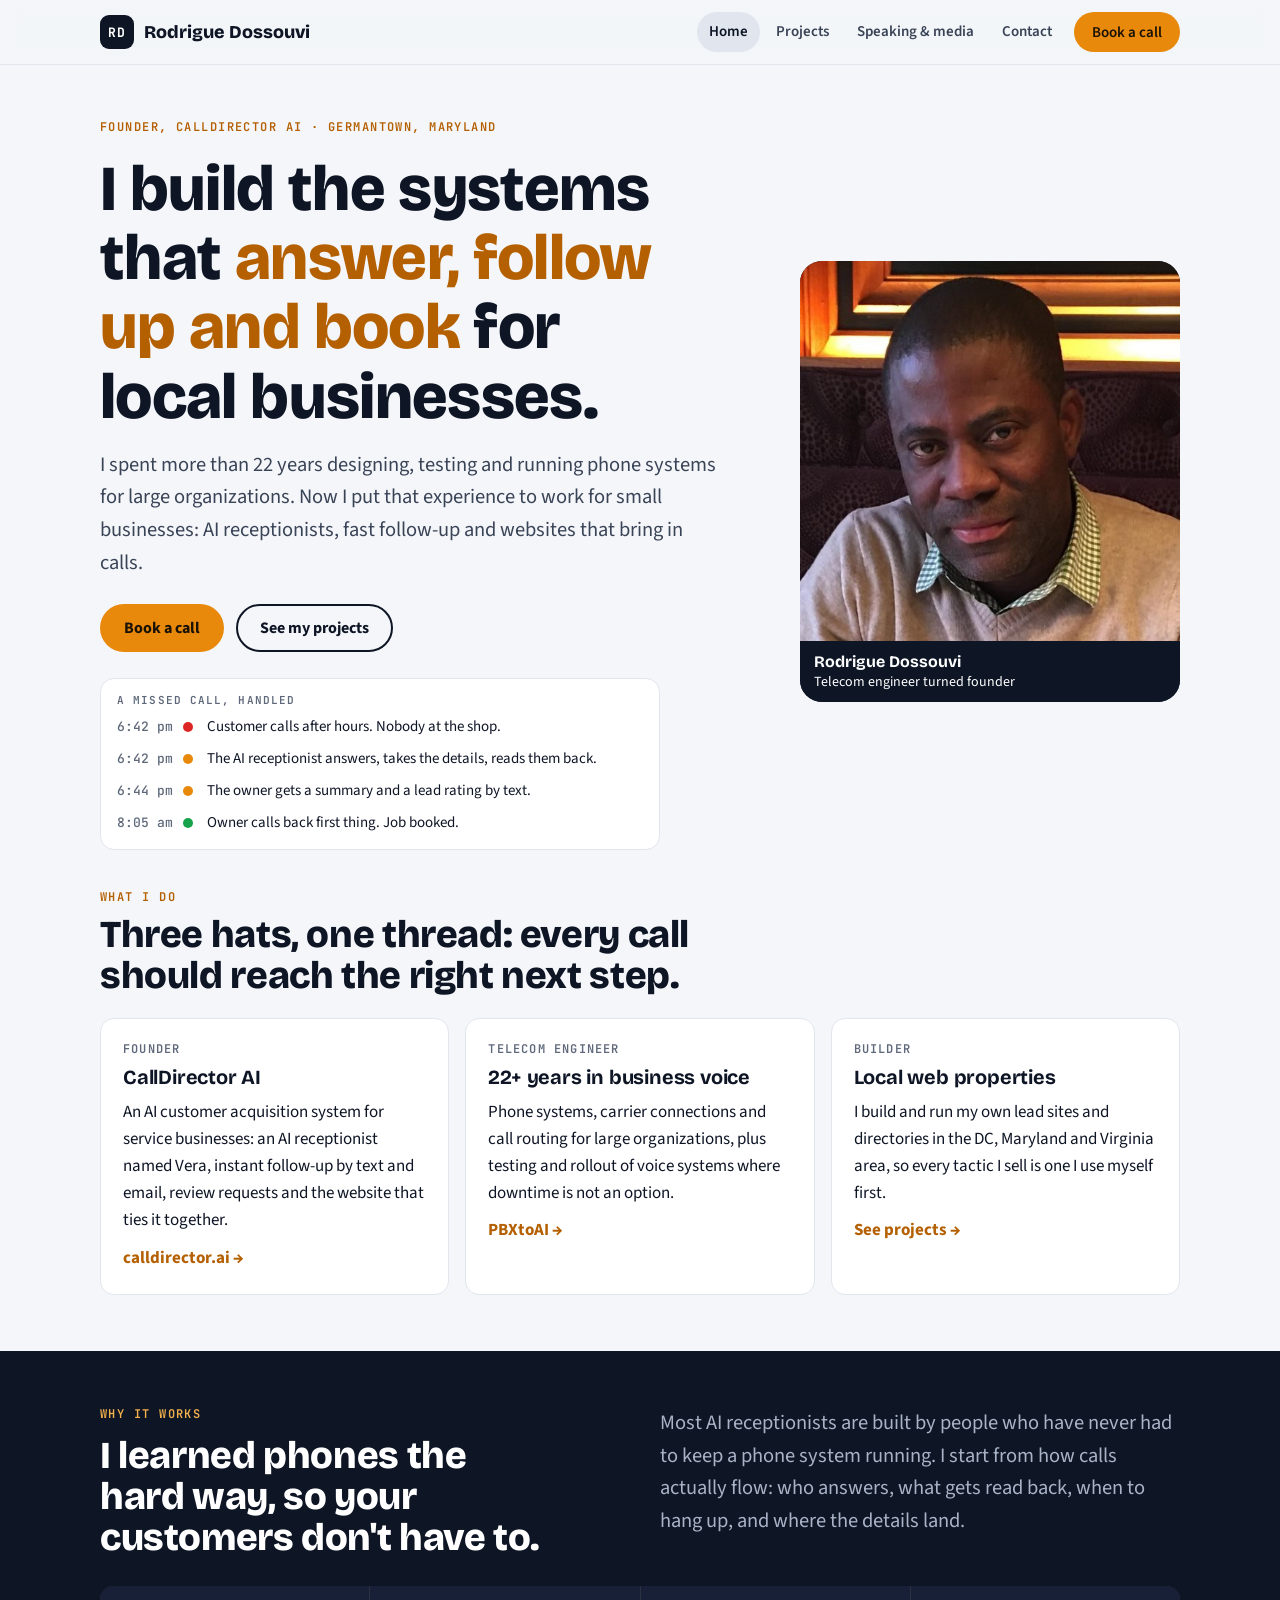
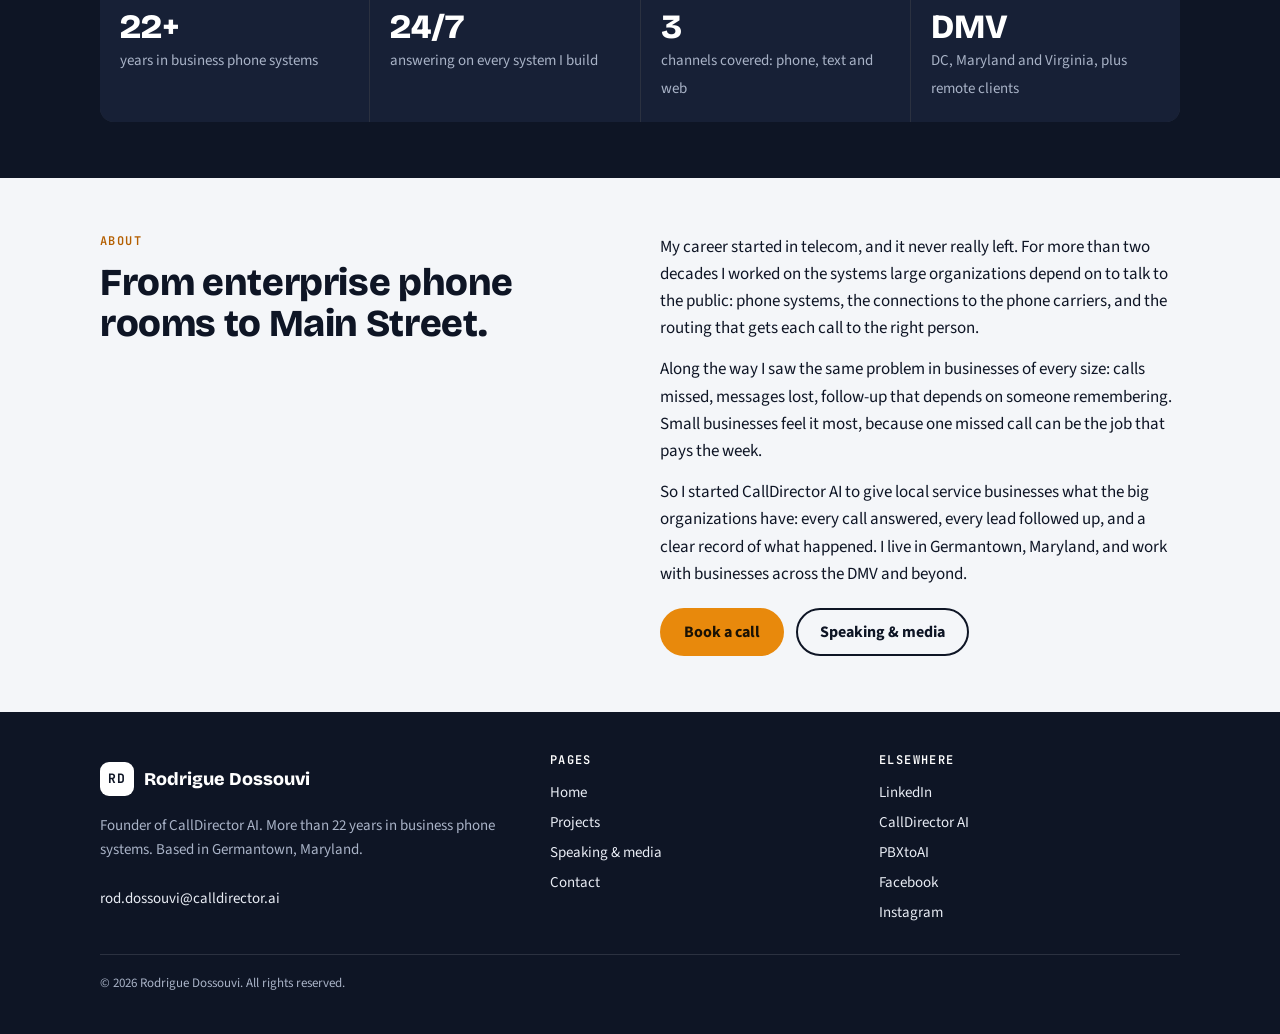
<file: index.html>
<!DOCTYPE html>
<html lang="en"><head>
<meta charset="utf-8"><meta name="viewport" content="width=device-width,initial-scale=1,viewport-fit=cover">
<title>Rodrigue Dossouvi | Founder of CallDirector AI, Telecom Engineer</title>
<meta name="description" content="Rodrigue Dossouvi builds AI receptionists, follow-up systems and lead sites for local businesses, backed by more than 22 years in business phone systems. Germantown, MD.">
<link rel="canonical" href="https://rodriguedossouvi.com/">
<meta property="og:type" content="website"><meta property="og:title" content="Rodrigue Dossouvi | Founder of CallDirector AI, Telecom Engineer"><meta property="og:description" content="Rodrigue Dossouvi builds AI receptionists, follow-up systems and lead sites for local businesses, backed by more than 22 years in business phone systems. Germantown, MD."><meta property="og:url" content="https://rodriguedossouvi.com/"><meta property="og:image" content="https://rodriguedossouvi.com/assets/rodrigue.jpg">
<meta name="theme-color" content="#0E1525">
<link rel="icon" href="data:image/svg+xml,%3Csvg xmlns='http://www.w3.org/2000/svg' viewBox='0 0 64 64'%3E%3Crect width='64' height='64' rx='14' fill='%230E1525'/%3E%3Ctext x='32' y='41' text-anchor='middle' font-family='monospace' font-weight='700' font-size='24' fill='%23ffffff'%3ERD%3C/text%3E%3Crect x='14' y='48' width='36' height='4' rx='2' fill='%23E8890C'/%3E%3C/svg%3E">
<link rel="preconnect" href="https://fonts.googleapis.com"><link rel="preconnect" href="https://fonts.gstatic.com" crossorigin>
<link href="https://fonts.googleapis.com/css2?family=Bricolage+Grotesque:opsz,wght@12..96,700;12..96,800&family=JetBrains+Mono:wght@500;600&family=Source+Sans+3:wght@400;600;700&display=swap" rel="stylesheet">
<style>
:root{
  /* Layout: open editorial column on cool white, navy bands for proof, amber as the single signal color */
  --bg:#F4F6F9; --card:#FFFFFF; --ink:#0E1525; --ink2:#3A4457; --muted:#5E687A; --line:#E1E6EE;
  --navy:#0E1525; --navy2:#172036; --on-navy:#E8ECF4; --on-navy2:#A9B3C7;
  --acc:#E8890C; --acc-ink:#B45F00; --violet:#6D28D9;
  --display:"Bricolage Grotesque",system-ui,sans-serif; --body:"Source Sans 3",system-ui,sans-serif; --mono:"JetBrains Mono",ui-monospace,monospace;
  --sec:56px; --r:14px;
}
*{box-sizing:border-box}
html{-webkit-text-size-adjust:100%}
body{margin:0;background:var(--bg);color:var(--ink);font:17px/1.6 var(--body);-webkit-font-smoothing:antialiased}
a{color:inherit}
img{max-width:100%;display:block}
.wrap{max-width:1120px;margin:0 auto;padding-left:max(20px,env(safe-area-inset-left,0px));padding-right:max(20px,env(safe-area-inset-right,0px))}
h1,h2,h3{font-family:var(--display);line-height:1.08;margin:0;text-wrap:balance;letter-spacing:-.01em}
h1{font-size:clamp(36px,5.6vw,64px);font-weight:800}
h2{font-size:clamp(26px,3.4vw,38px);font-weight:800}
h3{font-size:20px;font-weight:700}
p{margin:0}
.lead{font-size:clamp(18px,1.6vw,21px);color:var(--ink2);max-width:62ch}
.eyebrow{font:600 12px/1.2 var(--mono);letter-spacing:.12em;text-transform:uppercase;color:var(--acc-ink)}
section{padding-block:var(--sec)}
.stack{display:grid;gap:14px}
.btns{display:flex;gap:12px;flex-wrap:wrap}
.btn{display:inline-flex;align-items:center;gap:8px;min-height:48px;padding:0 22px;border-radius:999px;font:700 16px var(--body);text-decoration:none;border:2px solid transparent;white-space:nowrap;cursor:pointer;transition:transform .15s,background .2s,border-color .2s}
.btn-acc{background:var(--acc);color:#1A1205}
.btn-line{border-color:var(--ink);color:var(--ink);background:transparent}
.btn-ghost{border-color:rgba(255,255,255,.35);color:#fff}
.btn:focus-visible,a:focus-visible,button:focus-visible{outline:3px solid var(--violet);outline-offset:3px}
@media (hover:hover){.btn-acc:hover{background:#F59E0B}.btn-line:hover{background:var(--ink);color:#fff}}
@media (prefers-reduced-motion:no-preference){.btn:active{transform:translateY(1px)}}
/* header */
header.top{position:sticky;top:0;z-index:20;background:rgba(244,246,249,.92);backdrop-filter:saturate(1.4) blur(10px);border-bottom:1px solid var(--line)}
.hrow{display:flex;align-items:center;justify-content:space-between;gap:16px;min-height:64px}
.brand{display:flex;align-items:center;gap:10px;text-decoration:none;font:800 18px var(--display)}
.brand .mono{width:34px;height:34px;border-radius:9px;background:var(--navy);color:#fff;display:grid;place-items:center;font:700 13px var(--mono);letter-spacing:.04em}
nav.main{display:flex;gap:4px;align-items:center}
nav.main a{text-decoration:none;font-weight:600;font-size:15px;padding:8px 12px;border-radius:999px;color:var(--ink2)}
nav.main a[aria-current]{color:var(--ink);background:var(--line)}
nav.main .btn{min-height:40px;padding:0 16px;font-size:15px;margin-left:6px;color:#1A1205}
@media (max-width:760px){nav.main a:not(.btn){display:none}}
.subnav{display:none}
@media (max-width:760px){.subnav{display:flex;gap:6px;overflow-x:auto;padding-bottom:10px}.subnav a{flex:0 0 auto;text-decoration:none;font-weight:600;font-size:14px;padding:6px 12px;border-radius:999px;border:1px solid var(--line);color:var(--ink2)}.subnav a[aria-current]{background:var(--ink);color:#fff;border-color:var(--ink)}}
/* hero */
.hero{padding-block:48px 40px}
.hero-grid{display:grid;grid-template-columns:minmax(0,1.25fr) minmax(0,.75fr);gap:44px;align-items:center}
@media (max-width:880px){.hero-grid{grid-template-columns:1fr;gap:28px}}
.hero h1 em{font-style:normal;color:var(--acc-ink)}
.portrait{position:relative;border-radius:22px;overflow:hidden;background:var(--navy);aspect-ratio:4/5;max-width:380px;width:100%;justify-self:end}
@media (max-width:880px){.portrait{justify-self:start;max-width:300px}}
.portrait img{width:100%;height:100%;object-fit:cover}
.portrait .initials{position:absolute;inset:0;display:grid;place-items:center;color:#fff;font:800 96px var(--display);letter-spacing:-.04em}
.portrait .tag{position:absolute;left:14px;bottom:14px;right:14px;background:rgba(14,21,37,.86);color:#fff;border-radius:12px;padding:10px 14px;font-size:14px;line-height:1.35}
.portrait .tag b{display:block;font-family:var(--display);font-size:16px}
/* call log motif */
.calllog{margin-top:26px;background:var(--card);border:1px solid var(--line);border-radius:var(--r);padding:14px 16px;display:grid;gap:8px;max-width:560px}
.calllog .row{display:grid;grid-template-columns:56px 14px minmax(0,1fr);gap:10px;align-items:center;font-size:15px}
.calllog time{font:500 13px var(--mono);color:var(--muted);font-variant-numeric:tabular-nums}
.calllog .dot{width:10px;height:10px;border-radius:50%;background:var(--line)}
.calllog .dot.miss{background:#DC2626}.calllog .dot.ok{background:#16A34A}.calllog .dot.acc{background:var(--acc)}
.calllog .cap{font:600 11px var(--mono);letter-spacing:.1em;text-transform:uppercase;color:var(--muted)}
/* roles */
.roles{display:grid;grid-template-columns:repeat(3,minmax(0,1fr));gap:16px}
@media (max-width:880px){.roles{grid-template-columns:1fr}}
.role{background:var(--card);border:1px solid var(--line);border-radius:var(--r);padding:22px;display:grid;gap:10px;align-content:start}
.role .k{font:600 12px var(--mono);letter-spacing:.1em;text-transform:uppercase;color:var(--muted)}
.role a{font-weight:700;color:var(--acc-ink);text-decoration:none}
/* navy band */
.band{background:var(--navy);color:var(--on-navy)}
.band .lead{color:var(--on-navy2)}
.band .eyebrow{color:#F5B14C}
.stats{display:grid;grid-template-columns:repeat(4,minmax(0,1fr));gap:1px;background:rgba(255,255,255,.12);border-radius:var(--r);overflow:hidden;margin-top:28px}
@media (max-width:760px){.stats{grid-template-columns:repeat(2,minmax(0,1fr))}}
.stat{background:var(--navy2);padding:20px}
.stat b{display:block;font:800 34px var(--display);color:#fff;font-variant-numeric:tabular-nums}
.stat span{font-size:15px;color:var(--on-navy2)}
.split{display:grid;grid-template-columns:minmax(0,1fr) minmax(0,1fr);gap:40px;align-items:start}
@media (max-width:880px){.split{grid-template-columns:1fr;gap:24px}}
ul.ticks{list-style:none;padding:0;margin:0;display:grid;gap:10px}
ul.ticks li{padding-left:28px;position:relative}
ul.ticks li::before{content:"";position:absolute;left:4px;top:.55em;width:12px;height:6px;border-left:2.5px solid var(--acc);border-bottom:2.5px solid var(--acc);transform:rotate(-45deg)}
/* projects */
.projects{display:grid;grid-template-columns:repeat(2,minmax(0,1fr));gap:16px}
@media (max-width:760px){.projects{grid-template-columns:1fr}}
.proj{background:var(--card);border:1px solid var(--line);border-radius:var(--r);padding:24px;display:grid;gap:12px;align-content:start}
.proj .meta{display:flex;flex-wrap:wrap;gap:6px}
.chip{font:600 12px var(--mono);letter-spacing:.04em;padding:4px 10px;border-radius:999px;background:var(--bg);border:1px solid var(--line);color:var(--ink2)}
.proj .url{font:600 14px var(--mono);color:var(--acc-ink);text-decoration:none;word-break:break-all}
.proj ul{margin:0;padding-left:18px;color:var(--ink2);display:grid;gap:4px;font-size:16px}
/* topics */
.topics{display:grid;grid-template-columns:repeat(2,minmax(0,1fr));gap:16px}
@media (max-width:760px){.topics{grid-template-columns:1fr}}
.topic{border-top:3px solid var(--acc);background:var(--card);border-radius:0 0 var(--r) var(--r);padding:20px 22px;display:grid;gap:8px}
.bio{background:var(--card);border:1px solid var(--line);border-radius:var(--r);padding:20px 22px;display:grid;gap:10px}
.bio .top{display:flex;justify-content:space-between;align-items:center;gap:10px;flex-wrap:wrap}
.copy{font:600 13px var(--body);border:1px solid var(--line);background:var(--bg);border-radius:8px;padding:6px 12px;cursor:pointer;color:var(--ink)}
/* contact */
.contact-card{background:var(--card);border:1px solid var(--line);border-radius:var(--r);padding:26px;display:grid;gap:14px}
#qPanel{display:none}#qPanel.open{display:block}
#qStatus{min-height:1.4em;font-weight:600;color:var(--acc-ink)}
.links{display:flex;gap:10px;flex-wrap:wrap}
.links a{display:inline-flex;align-items:center;gap:8px;text-decoration:none;font-weight:600;padding:8px 14px;border:1px solid var(--line);border-radius:999px;background:var(--card)}
/* footer */
footer{background:var(--navy);color:var(--on-navy2);padding-block:40px;font-size:15px}
footer .fgrid{display:grid;grid-template-columns:minmax(0,1.4fr) minmax(0,1fr) minmax(0,1fr);gap:28px}
@media (max-width:760px){footer .fgrid{grid-template-columns:1fr}}
footer h4{font:600 12px var(--mono);letter-spacing:.12em;text-transform:uppercase;color:#fff;margin:0 0 10px}
footer a{color:var(--on-navy);text-decoration:none;display:inline-block;padding:3px 0}
footer .legal{margin-top:26px;padding-top:18px;border-top:1px solid rgba(255,255,255,.12);font-size:13px}
#rdBubble{position:fixed;right:max(24px,env(safe-area-inset-right,0px));bottom:calc(96px + env(safe-area-inset-bottom,0px));z-index:999998;max-width:240px;background:#fff;border:1px solid var(--line);border-radius:14px;box-shadow:0 10px 30px rgba(14,21,37,.16);padding:12px 34px 12px 14px;font-size:15px;line-height:1.4;color:var(--ink);opacity:0;transform:translateY(8px);transition:opacity .35s,transform .35s}
#rdBubble.show{opacity:1;transform:none}
#rdBubble button{position:absolute;top:4px;right:6px;border:0;background:transparent;font-size:20px;line-height:1;cursor:pointer;color:var(--muted);padding:4px}
@media (prefers-reduced-motion:reduce){#rdBubble{transition:none}}
.crumbs{font-size:14px;color:var(--muted);margin-bottom:10px}.crumbs a{text-decoration:none}
</style><script type="application/ld+json">{"@context": "https://schema.org", "@type": "Person", "name": "Rodrigue Dossouvi", "url": "https://rodriguedossouvi.com/", "jobTitle": "Founder", "worksFor": {"@type": "Organization", "name": "CallDirector AI", "url": "https://calldirector.ai/"}, "address": {"@type": "PostalAddress", "addressLocality": "Germantown", "addressRegion": "MD", "addressCountry": "US"}, "sameAs": ["https://www.linkedin.com/in/roddossouvi", "https://calldirector.ai/", "https://pbxtoai.com/"], "image": "https://rodriguedossouvi.com/assets/rodrigue.jpg"}</script>
</head><body>
<header class="top"><div class="wrap">
<div class="hrow">
<a class="brand" href="./" aria-label="Rodrigue Dossouvi home"><span class="mono">RD</span><span>Rodrigue Dossouvi</span></a>
<nav class="main" aria-label="Main"><a href="./" aria-current=page>Home</a><a href="projects/">Projects</a><a href="speaking/">Speaking & media</a><a href="contact/">Contact</a><a class="btn btn-acc" href="https://app.calldirector.ai/book/demo" target="_blank" rel="noopener">Book a call</a></nav>
</div>
<nav class="subnav" aria-label="Pages"><a href="./" aria-current=page>Home</a><a href="projects/">Projects</a><a href="speaking/">Speaking & media</a><a href="contact/">Contact</a></nav>
</div></header>
<main>

<style>.portrait img{aspect-ratio:1/1;height:auto}.portrait.has-photo{aspect-ratio:auto}.portrait.has-photo .tag{position:static;border-radius:0;background:var(--navy)}</style>
<section class="hero"><div class="wrap hero-grid">
<div>
<span class="eyebrow">Founder, CallDirector AI &middot; Germantown, Maryland</span>
<h1 style="margin-top:14px">I build the systems that <em>answer, follow up and book</em> for local businesses.</h1>
<p class="lead" style="margin-top:18px">I spent more than 22 years designing, testing and running phone systems for large organizations. Now I put that experience to work for small businesses: AI receptionists, fast follow-up and websites that bring in calls.</p>
<div class="btns" style="margin-top:24px"><a class="btn btn-acc" href="https://app.calldirector.ai/book/demo" target="_blank" rel="noopener">Book a call</a><a class="btn btn-line" href="projects/">See my projects</a></div>
<div class="calllog" aria-label="Example of a call handled by one of my systems">
<span class="cap">A missed call, handled</span>
<div class="row"><time>6:42 pm</time><span class="dot miss"></span><span>Customer calls after hours. Nobody at the shop.</span></div>
<div class="row"><time>6:42 pm</time><span class="dot acc"></span><span>The AI receptionist answers, takes the details, reads them back.</span></div>
<div class="row"><time>6:44 pm</time><span class="dot acc"></span><span>The owner gets a summary and a lead rating by text.</span></div>
<div class="row"><time>8:05 am</time><span class="dot ok"></span><span>Owner calls back first thing. Job booked.</span></div>
</div>
</div>
<div class="portrait has-photo"><img src="assets/rodrigue.jpg" alt="Portrait of Rodrigue Dossouvi" width="520" height="520"><div class="tag"><b>Rodrigue Dossouvi</b>Telecom engineer turned founder</div></div>
</div></section>

<section style="padding-top:0"><div class="wrap stack" style="gap:22px">
<div class="stack" style="gap:10px"><span class="eyebrow">What I do</span><h2>Three hats, one thread: every call should reach the right next step.</h2></div>
<div class="roles">
<div class="role"><span class="k">Founder</span><h3>CallDirector AI</h3><p>An AI customer acquisition system for service businesses: an AI receptionist named Vera, instant follow-up by text and email, review requests and the website that ties it together.</p><a href="https://calldirector.ai/" target="_blank" rel="noopener">calldirector.ai &rarr;</a></div>
<div class="role"><span class="k">Telecom engineer</span><h3>22+ years in business voice</h3><p>Phone systems, carrier connections and call routing for large organizations, plus testing and rollout of voice systems where downtime is not an option.</p><a href="https://pbxtoai.com/" target="_blank" rel="noopener">PBXtoAI &rarr;</a></div>
<div class="role"><span class="k">Builder</span><h3>Local web properties</h3><p>I build and run my own lead sites and directories in the DC, Maryland and Virginia area, so every tactic I sell is one I use myself first.</p><a href="projects/">See projects &rarr;</a></div>
</div>
</div></section>

<section class="band"><div class="wrap">
<div class="split">
<div class="stack"><span class="eyebrow">Why it works</span><h2 style="color:#fff">I learned phones the hard way, so your customers don't have to.</h2></div>
<div class="stack"><p class="lead">Most AI receptionists are built by people who have never had to keep a phone system running. I start from how calls actually flow: who answers, what gets read back, when to hang up, and where the details land.</p></div>
</div>
<div class="stats">
<div class="stat"><b>22+</b><span>years in business phone systems</span></div>
<div class="stat"><b>24/7</b><span>answering on every system I build</span></div>
<div class="stat"><b>3</b><span>channels covered: phone, text and web</span></div>
<div class="stat"><b>DMV</b><span>DC, Maryland and Virginia, plus remote clients</span></div>
</div>
</div></section>

<section><div class="wrap split">
<div class="stack"><span class="eyebrow">About</span><h2>From enterprise phone rooms to Main Street.</h2></div>
<div class="stack">
<p>My career started in telecom, and it never really left. For more than two decades I worked on the systems large organizations depend on to talk to the public: phone systems, the connections to the phone carriers, and the routing that gets each call to the right person.</p>
<p>Along the way I saw the same problem in businesses of every size: calls missed, messages lost, follow-up that depends on someone remembering. Small businesses feel it most, because one missed call can be the job that pays the week.</p>
<p>So I started CallDirector AI to give local service businesses what the big organizations have: every call answered, every lead followed up, and a clear record of what happened. I live in Germantown, Maryland, and work with businesses across the DMV and beyond.</p>
<div class="btns" style="margin-top:6px"><a class="btn btn-acc" href="https://app.calldirector.ai/book/demo" target="_blank" rel="noopener">Book a call</a><a class="btn btn-line" href="speaking/">Speaking &amp; media</a></div>
</div>
</div></section>

</main>
<footer><div class="wrap">
<div class="fgrid">
<div class="stack" style="gap:8px">
<a class="brand" href="./" style="color:#fff"><span class="mono" style="background:#fff;color:var(--navy)">RD</span><span>Rodrigue Dossouvi</span></a>
<p>Founder of CallDirector AI. More than 22 years in business phone systems. Based in Germantown, Maryland.</p>
<p><a href="mailto:rod.dossouvi@calldirector.ai">rod.dossouvi@calldirector.ai</a></p>
</div>
<div><h4>Pages</h4><a href="./">Home</a><br><a href="projects/">Projects</a><br><a href="speaking/">Speaking & media</a><br><a href="contact/">Contact</a></div>
<div><h4>Elsewhere</h4><a href="https://www.linkedin.com/in/roddossouvi" target="_blank" rel="noopener">LinkedIn</a><br><a href="https://calldirector.ai/" target="_blank" rel="noopener">CallDirector AI</a><br><a href="https://pbxtoai.com/" target="_blank" rel="noopener">PBXtoAI</a><br><a href="https://facebook.com/CallDirectorAI" target="_blank" rel="noopener">Facebook</a><br><a href="https://instagram.com/calldirectorai" target="_blank" rel="noopener">Instagram</a></div>
</div>
<div class="legal">&copy; 2026 Rodrigue Dossouvi. All rights reserved.</div>
</div></footer>
<div id="rdBubble" role="dialog" aria-label="Chat invitation" hidden><span>Questions about my work or a speaking request? Ask here.</span><button type="button" aria-label="Dismiss">&times;</button></div>
<script>(function(){var b=document.getElementById('rdBubble');if(!b)return;var hide=function(){b.classList.remove('show');setTimeout(function(){b.hidden=true},400)};setTimeout(function(){b.hidden=false;requestAnimationFrame(function(){b.classList.add('show')});setTimeout(hide,15000)},2500);b.querySelector('button').addEventListener('click',hide);})();</script>

<script src="https://app.calldirector.ai/widget.js" data-widget="59778157" async></script>
</body></html>
</file>
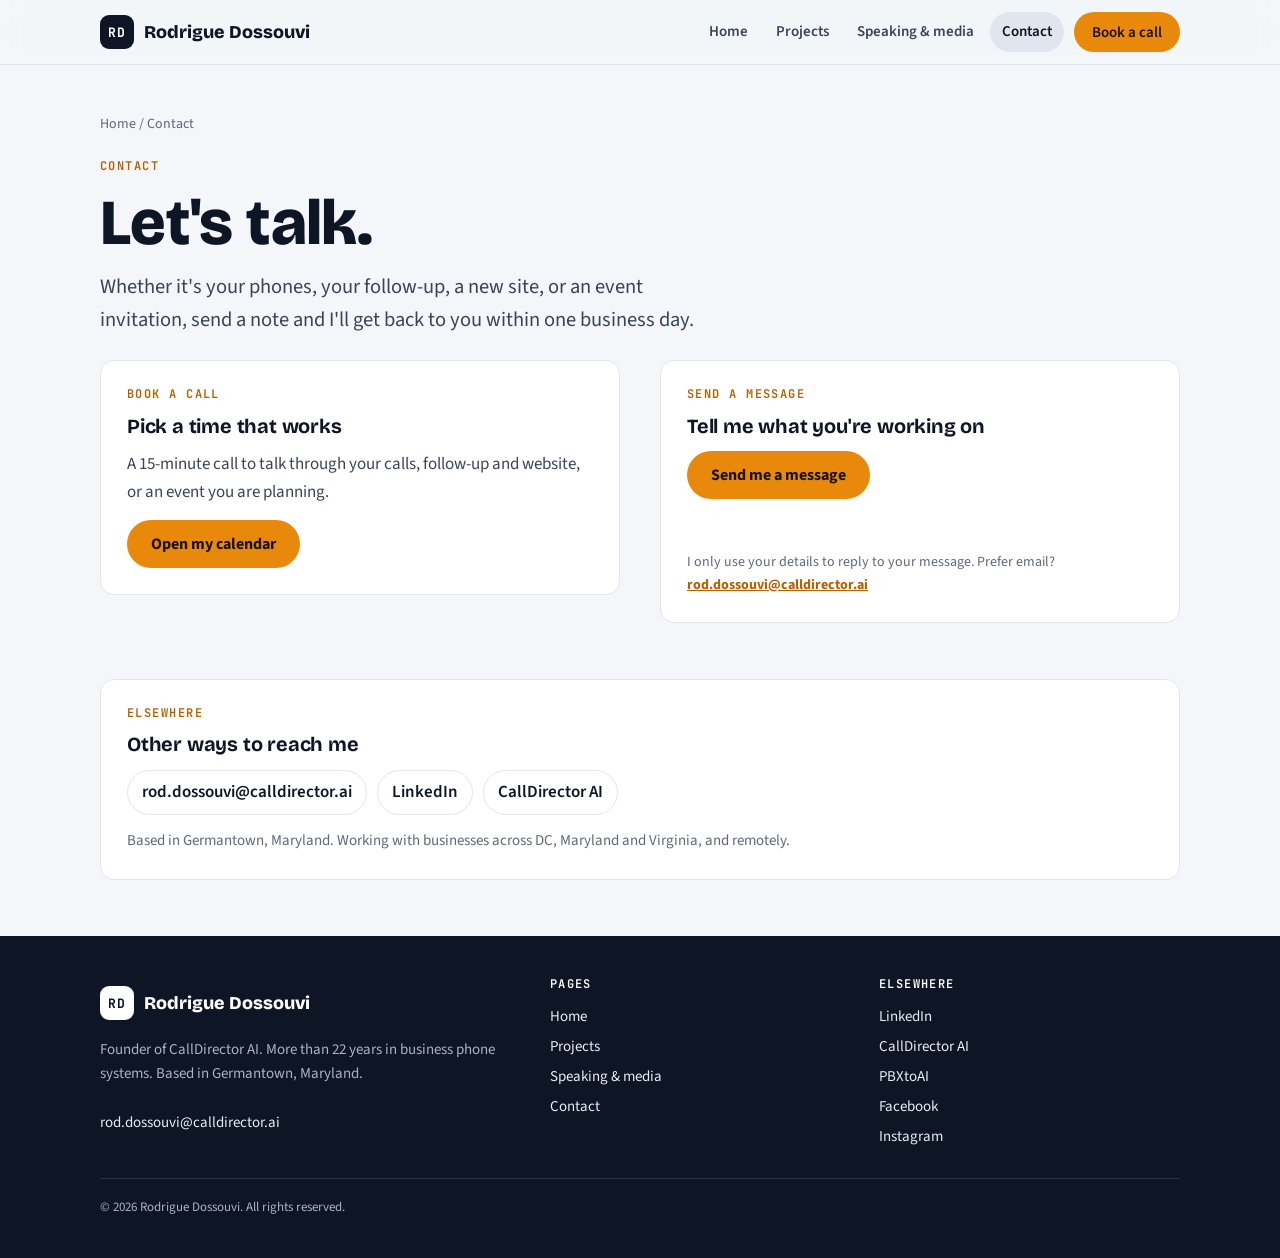
<file: contact/index.html>
<!DOCTYPE html>
<html lang="en"><head>
<meta charset="utf-8"><meta name="viewport" content="width=device-width,initial-scale=1,viewport-fit=cover">
<title>Contact | Rodrigue Dossouvi</title>
<meta name="description" content="Book a call or send a message to Rodrigue Dossouvi about AI receptionists, follow-up systems, websites or speaking.">
<link rel="canonical" href="https://rodriguedossouvi.com/contact/">
<meta property="og:type" content="website"><meta property="og:title" content="Contact | Rodrigue Dossouvi"><meta property="og:description" content="Book a call or send a message to Rodrigue Dossouvi about AI receptionists, follow-up systems, websites or speaking."><meta property="og:url" content="https://rodriguedossouvi.com/contact/">
<meta name="theme-color" content="#0E1525">
<link rel="icon" href="data:image/svg+xml,%3Csvg xmlns='http://www.w3.org/2000/svg' viewBox='0 0 64 64'%3E%3Crect width='64' height='64' rx='14' fill='%230E1525'/%3E%3Ctext x='32' y='41' text-anchor='middle' font-family='monospace' font-weight='700' font-size='24' fill='%23ffffff'%3ERD%3C/text%3E%3Crect x='14' y='48' width='36' height='4' rx='2' fill='%23E8890C'/%3E%3C/svg%3E">
<link rel="preconnect" href="https://fonts.googleapis.com"><link rel="preconnect" href="https://fonts.gstatic.com" crossorigin>
<link href="https://fonts.googleapis.com/css2?family=Bricolage+Grotesque:opsz,wght@12..96,700;12..96,800&family=JetBrains+Mono:wght@500;600&family=Source+Sans+3:wght@400;600;700&display=swap" rel="stylesheet">
<style>
:root{
  /* Layout: open editorial column on cool white, navy bands for proof, amber as the single signal color */
  --bg:#F4F6F9; --card:#FFFFFF; --ink:#0E1525; --ink2:#3A4457; --muted:#5E687A; --line:#E1E6EE;
  --navy:#0E1525; --navy2:#172036; --on-navy:#E8ECF4; --on-navy2:#A9B3C7;
  --acc:#E8890C; --acc-ink:#B45F00; --violet:#6D28D9;
  --display:"Bricolage Grotesque",system-ui,sans-serif; --body:"Source Sans 3",system-ui,sans-serif; --mono:"JetBrains Mono",ui-monospace,monospace;
  --sec:56px; --r:14px;
}
*{box-sizing:border-box}
html{-webkit-text-size-adjust:100%}
body{margin:0;background:var(--bg);color:var(--ink);font:17px/1.6 var(--body);-webkit-font-smoothing:antialiased}
a{color:inherit}
img{max-width:100%;display:block}
.wrap{max-width:1120px;margin:0 auto;padding-left:max(20px,env(safe-area-inset-left,0px));padding-right:max(20px,env(safe-area-inset-right,0px))}
h1,h2,h3{font-family:var(--display);line-height:1.08;margin:0;text-wrap:balance;letter-spacing:-.01em}
h1{font-size:clamp(36px,5.6vw,64px);font-weight:800}
h2{font-size:clamp(26px,3.4vw,38px);font-weight:800}
h3{font-size:20px;font-weight:700}
p{margin:0}
.lead{font-size:clamp(18px,1.6vw,21px);color:var(--ink2);max-width:62ch}
.eyebrow{font:600 12px/1.2 var(--mono);letter-spacing:.12em;text-transform:uppercase;color:var(--acc-ink)}
section{padding-block:var(--sec)}
.stack{display:grid;gap:14px}
.btns{display:flex;gap:12px;flex-wrap:wrap}
.btn{display:inline-flex;align-items:center;gap:8px;min-height:48px;padding:0 22px;border-radius:999px;font:700 16px var(--body);text-decoration:none;border:2px solid transparent;white-space:nowrap;cursor:pointer;transition:transform .15s,background .2s,border-color .2s}
.btn-acc{background:var(--acc);color:#1A1205}
.btn-line{border-color:var(--ink);color:var(--ink);background:transparent}
.btn-ghost{border-color:rgba(255,255,255,.35);color:#fff}
.btn:focus-visible,a:focus-visible,button:focus-visible{outline:3px solid var(--violet);outline-offset:3px}
@media (hover:hover){.btn-acc:hover{background:#F59E0B}.btn-line:hover{background:var(--ink);color:#fff}}
@media (prefers-reduced-motion:no-preference){.btn:active{transform:translateY(1px)}}
/* header */
header.top{position:sticky;top:0;z-index:20;background:rgba(244,246,249,.92);backdrop-filter:saturate(1.4) blur(10px);border-bottom:1px solid var(--line)}
.hrow{display:flex;align-items:center;justify-content:space-between;gap:16px;min-height:64px}
.brand{display:flex;align-items:center;gap:10px;text-decoration:none;font:800 18px var(--display)}
.brand .mono{width:34px;height:34px;border-radius:9px;background:var(--navy);color:#fff;display:grid;place-items:center;font:700 13px var(--mono);letter-spacing:.04em}
nav.main{display:flex;gap:4px;align-items:center}
nav.main a{text-decoration:none;font-weight:600;font-size:15px;padding:8px 12px;border-radius:999px;color:var(--ink2)}
nav.main a[aria-current]{color:var(--ink);background:var(--line)}
nav.main .btn{min-height:40px;padding:0 16px;font-size:15px;margin-left:6px;color:#1A1205}
@media (max-width:760px){nav.main a:not(.btn){display:none}}
.subnav{display:none}
@media (max-width:760px){.subnav{display:flex;gap:6px;overflow-x:auto;padding-bottom:10px}.subnav a{flex:0 0 auto;text-decoration:none;font-weight:600;font-size:14px;padding:6px 12px;border-radius:999px;border:1px solid var(--line);color:var(--ink2)}.subnav a[aria-current]{background:var(--ink);color:#fff;border-color:var(--ink)}}
/* hero */
.hero{padding-block:48px 40px}
.hero-grid{display:grid;grid-template-columns:minmax(0,1.25fr) minmax(0,.75fr);gap:44px;align-items:center}
@media (max-width:880px){.hero-grid{grid-template-columns:1fr;gap:28px}}
.hero h1 em{font-style:normal;color:var(--acc-ink)}
.portrait{position:relative;border-radius:22px;overflow:hidden;background:var(--navy);aspect-ratio:4/5;max-width:380px;width:100%;justify-self:end}
@media (max-width:880px){.portrait{justify-self:start;max-width:300px}}
.portrait img{width:100%;height:100%;object-fit:cover}
.portrait .initials{position:absolute;inset:0;display:grid;place-items:center;color:#fff;font:800 96px var(--display);letter-spacing:-.04em}
.portrait .tag{position:absolute;left:14px;bottom:14px;right:14px;background:rgba(14,21,37,.86);color:#fff;border-radius:12px;padding:10px 14px;font-size:14px;line-height:1.35}
.portrait .tag b{display:block;font-family:var(--display);font-size:16px}
/* call log motif */
.calllog{margin-top:26px;background:var(--card);border:1px solid var(--line);border-radius:var(--r);padding:14px 16px;display:grid;gap:8px;max-width:560px}
.calllog .row{display:grid;grid-template-columns:56px 14px minmax(0,1fr);gap:10px;align-items:center;font-size:15px}
.calllog time{font:500 13px var(--mono);color:var(--muted);font-variant-numeric:tabular-nums}
.calllog .dot{width:10px;height:10px;border-radius:50%;background:var(--line)}
.calllog .dot.miss{background:#DC2626}.calllog .dot.ok{background:#16A34A}.calllog .dot.acc{background:var(--acc)}
.calllog .cap{font:600 11px var(--mono);letter-spacing:.1em;text-transform:uppercase;color:var(--muted)}
/* roles */
.roles{display:grid;grid-template-columns:repeat(3,minmax(0,1fr));gap:16px}
@media (max-width:880px){.roles{grid-template-columns:1fr}}
.role{background:var(--card);border:1px solid var(--line);border-radius:var(--r);padding:22px;display:grid;gap:10px;align-content:start}
.role .k{font:600 12px var(--mono);letter-spacing:.1em;text-transform:uppercase;color:var(--muted)}
.role a{font-weight:700;color:var(--acc-ink);text-decoration:none}
/* navy band */
.band{background:var(--navy);color:var(--on-navy)}
.band .lead{color:var(--on-navy2)}
.band .eyebrow{color:#F5B14C}
.stats{display:grid;grid-template-columns:repeat(4,minmax(0,1fr));gap:1px;background:rgba(255,255,255,.12);border-radius:var(--r);overflow:hidden;margin-top:28px}
@media (max-width:760px){.stats{grid-template-columns:repeat(2,minmax(0,1fr))}}
.stat{background:var(--navy2);padding:20px}
.stat b{display:block;font:800 34px var(--display);color:#fff;font-variant-numeric:tabular-nums}
.stat span{font-size:15px;color:var(--on-navy2)}
.split{display:grid;grid-template-columns:minmax(0,1fr) minmax(0,1fr);gap:40px;align-items:start}
@media (max-width:880px){.split{grid-template-columns:1fr;gap:24px}}
ul.ticks{list-style:none;padding:0;margin:0;display:grid;gap:10px}
ul.ticks li{padding-left:28px;position:relative}
ul.ticks li::before{content:"";position:absolute;left:4px;top:.55em;width:12px;height:6px;border-left:2.5px solid var(--acc);border-bottom:2.5px solid var(--acc);transform:rotate(-45deg)}
/* projects */
.projects{display:grid;grid-template-columns:repeat(2,minmax(0,1fr));gap:16px}
@media (max-width:760px){.projects{grid-template-columns:1fr}}
.proj{background:var(--card);border:1px solid var(--line);border-radius:var(--r);padding:24px;display:grid;gap:12px;align-content:start}
.proj .meta{display:flex;flex-wrap:wrap;gap:6px}
.chip{font:600 12px var(--mono);letter-spacing:.04em;padding:4px 10px;border-radius:999px;background:var(--bg);border:1px solid var(--line);color:var(--ink2)}
.proj .url{font:600 14px var(--mono);color:var(--acc-ink);text-decoration:none;word-break:break-all}
.proj ul{margin:0;padding-left:18px;color:var(--ink2);display:grid;gap:4px;font-size:16px}
/* topics */
.topics{display:grid;grid-template-columns:repeat(2,minmax(0,1fr));gap:16px}
@media (max-width:760px){.topics{grid-template-columns:1fr}}
.topic{border-top:3px solid var(--acc);background:var(--card);border-radius:0 0 var(--r) var(--r);padding:20px 22px;display:grid;gap:8px}
.bio{background:var(--card);border:1px solid var(--line);border-radius:var(--r);padding:20px 22px;display:grid;gap:10px}
.bio .top{display:flex;justify-content:space-between;align-items:center;gap:10px;flex-wrap:wrap}
.copy{font:600 13px var(--body);border:1px solid var(--line);background:var(--bg);border-radius:8px;padding:6px 12px;cursor:pointer;color:var(--ink)}
/* contact */
.contact-card{background:var(--card);border:1px solid var(--line);border-radius:var(--r);padding:26px;display:grid;gap:14px}
#qPanel{display:none}#qPanel.open{display:block}
#qStatus{min-height:1.4em;font-weight:600;color:var(--acc-ink)}
.links{display:flex;gap:10px;flex-wrap:wrap}
.links a{display:inline-flex;align-items:center;gap:8px;text-decoration:none;font-weight:600;padding:8px 14px;border:1px solid var(--line);border-radius:999px;background:var(--card)}
/* footer */
footer{background:var(--navy);color:var(--on-navy2);padding-block:40px;font-size:15px}
footer .fgrid{display:grid;grid-template-columns:minmax(0,1.4fr) minmax(0,1fr) minmax(0,1fr);gap:28px}
@media (max-width:760px){footer .fgrid{grid-template-columns:1fr}}
footer h4{font:600 12px var(--mono);letter-spacing:.12em;text-transform:uppercase;color:#fff;margin:0 0 10px}
footer a{color:var(--on-navy);text-decoration:none;display:inline-block;padding:3px 0}
footer .legal{margin-top:26px;padding-top:18px;border-top:1px solid rgba(255,255,255,.12);font-size:13px}
#rdBubble{position:fixed;right:max(24px,env(safe-area-inset-right,0px));bottom:calc(96px + env(safe-area-inset-bottom,0px));z-index:999998;max-width:240px;background:#fff;border:1px solid var(--line);border-radius:14px;box-shadow:0 10px 30px rgba(14,21,37,.16);padding:12px 34px 12px 14px;font-size:15px;line-height:1.4;color:var(--ink);opacity:0;transform:translateY(8px);transition:opacity .35s,transform .35s}
#rdBubble.show{opacity:1;transform:none}
#rdBubble button{position:absolute;top:4px;right:6px;border:0;background:transparent;font-size:20px;line-height:1;cursor:pointer;color:var(--muted);padding:4px}
@media (prefers-reduced-motion:reduce){#rdBubble{transition:none}}
.crumbs{font-size:14px;color:var(--muted);margin-bottom:10px}.crumbs a{text-decoration:none}
</style>
</head><body>
<header class="top"><div class="wrap">
<div class="hrow">
<a class="brand" href="../" aria-label="Rodrigue Dossouvi home"><span class="mono">RD</span><span>Rodrigue Dossouvi</span></a>
<nav class="main" aria-label="Main"><a href="../">Home</a><a href="../projects/">Projects</a><a href="../speaking/">Speaking & media</a><a href="../contact/" aria-current=page>Contact</a><a class="btn btn-acc" href="https://app.calldirector.ai/book/demo" target="_blank" rel="noopener">Book a call</a></nav>
</div>
<nav class="subnav" aria-label="Pages"><a href="../">Home</a><a href="../projects/">Projects</a><a href="../speaking/">Speaking & media</a><a href="../contact/" aria-current=page>Contact</a></nav>
</div></header>
<main>

<section class="hero" style="padding-bottom:24px"><div class="wrap stack">
<div class="crumbs"><a href="../">Home</a> / Contact</div>
<span class="eyebrow">Contact</span>
<h1>Let's talk.</h1>
<p class="lead">Whether it's your phones, your follow-up, a new site, or an event invitation, send a note and I'll get back to you within one business day.</p>
</div></section>
<section style="padding-top:0"><div class="wrap split"><div class="contact-card"><span class="eyebrow">Book a call</span><h3>Pick a time that works</h3><p style="color:var(--ink2)">A 15-minute call to talk through your calls, follow-up and website, or an event you are planning.</p><a class="btn btn-acc" href="https://app.calldirector.ai/book/demo" target="_blank" rel="noopener" style="justify-self:start">Open my calendar</a></div><div class="contact-card"><span class="eyebrow">Send a message</span><h3>Tell me what you're working on</h3><button type="button" class="btn btn-acc" id="qBtn" aria-expanded="false" aria-controls="qPanel" style="justify-self:start">Send me a message</button>
<div id="qStatus" role="status" aria-live="polite"></div>
<div id="qPanel"><div id="qHost"></div></div>
<p style="font-size:14px;color:var(--muted)">I only use your details to reply to your message. Prefer email? <a href="mailto:rod.dossouvi@calldirector.ai" style="color:var(--acc-ink);font-weight:700">rod.dossouvi@calldirector.ai</a></p></div></div></section><section style="padding-top:0"><div class="wrap"><div class="contact-card"><span class="eyebrow">Elsewhere</span><h3>Other ways to reach me</h3><div class="links"><a href="mailto:rod.dossouvi@calldirector.ai">rod.dossouvi@calldirector.ai</a><a href="https://www.linkedin.com/in/roddossouvi" target="_blank" rel="noopener">LinkedIn</a><a href="https://calldirector.ai/" target="_blank" rel="noopener">CallDirector AI</a></div><p style="color:var(--muted);font-size:15px">Based in Germantown, Maryland. Working with businesses across DC, Maryland and Virginia, and remotely.</p></div></div></section>

</main>
<footer><div class="wrap">
<div class="fgrid">
<div class="stack" style="gap:8px">
<a class="brand" href="../" style="color:#fff"><span class="mono" style="background:#fff;color:var(--navy)">RD</span><span>Rodrigue Dossouvi</span></a>
<p>Founder of CallDirector AI. More than 22 years in business phone systems. Based in Germantown, Maryland.</p>
<p><a href="mailto:rod.dossouvi@calldirector.ai">rod.dossouvi@calldirector.ai</a></p>
</div>
<div><h4>Pages</h4><a href="../">Home</a><br><a href="../projects/">Projects</a><br><a href="../speaking/">Speaking & media</a><br><a href="../contact/">Contact</a></div>
<div><h4>Elsewhere</h4><a href="https://www.linkedin.com/in/roddossouvi" target="_blank" rel="noopener">LinkedIn</a><br><a href="https://calldirector.ai/" target="_blank" rel="noopener">CallDirector AI</a><br><a href="https://pbxtoai.com/" target="_blank" rel="noopener">PBXtoAI</a><br><a href="https://facebook.com/CallDirectorAI" target="_blank" rel="noopener">Facebook</a><br><a href="https://instagram.com/calldirectorai" target="_blank" rel="noopener">Instagram</a></div>
</div>
<div class="legal">&copy; 2026 Rodrigue Dossouvi. All rights reserved.</div>
</div></footer>
<div id="rdBubble" role="dialog" aria-label="Chat invitation" hidden><span>Questions about my work or a speaking request? Ask here.</span><button type="button" aria-label="Dismiss">&times;</button></div>
<script>(function(){var b=document.getElementById('rdBubble');if(!b)return;var hide=function(){b.classList.remove('show');setTimeout(function(){b.hidden=true},400)};setTimeout(function(){b.hidden=false;requestAnimationFrame(function(){b.classList.add('show')});setTimeout(hide,15000)},2500);b.querySelector('button').addEventListener('click',hide);})();</script>
<script>
(function(){
  var FORM_ID="5unyi3ti", t0=Date.now();
  var btn=document.getElementById('qBtn'), panel=document.getElementById('qPanel'), host=document.getElementById('qHost'), status=document.getElementById('qStatus');
  var st={loaded:false,loading:false,timer:null,closeT:null,thanks:null};
  function say(s){status.textContent=s||'';}
  function load(){
    if(st.loaded||st.loading)return;
    if(navigator.webdriver){say('Please email rod.dossouvi@calldirector.ai.');return;}
    var wait=3000-(Date.now()-t0);
    if(wait>0){st.loading=true;say('One moment...');st.timer=setTimeout(function(){st.loading=false;st.timer=null;load();},wait);return;}
    st.loaded=true;say('');
    var s=document.createElement('script');s.src='https://app.calldirector.ai/forms-embed.js';s.async=true;
    s.setAttribute('data-form',FORM_ID);s.setAttribute('data-theme','light');s.setAttribute('data-accent','#E8890C');s.setAttribute('data-bg','#FFFFFF');host.appendChild(s);
  }
  function open(e){if(!e||!e.isTrusted)return;panel.classList.add('open');btn.setAttribute('aria-expanded','true');load();}
  function reset(){clearTimeout(st.timer);clearTimeout(st.closeT);panel.classList.remove('open');btn.setAttribute('aria-expanded','false');host.innerHTML='';st.loaded=false;st.loading=false;st.timer=null;}
  ['pointerdown','keydown'].forEach(function(ev){btn.addEventListener(ev,function(e){if(ev==='keydown'&&e.key!=='Enter'&&e.key!==' ')return;open(e);});});
  btn.addEventListener('touchstart',open,{passive:true});
  window.addEventListener('paymegpt-form:submitted',function(){st.closeT=setTimeout(function(){reset();say('Thanks, your message is in. I usually reply within one business day.');clearTimeout(st.thanks);st.thanks=setTimeout(function(){say('');},12000);},3500);});
})();
</script>
<script src="https://app.calldirector.ai/widget.js" data-widget="59778157" async></script>
</body></html>
</file>
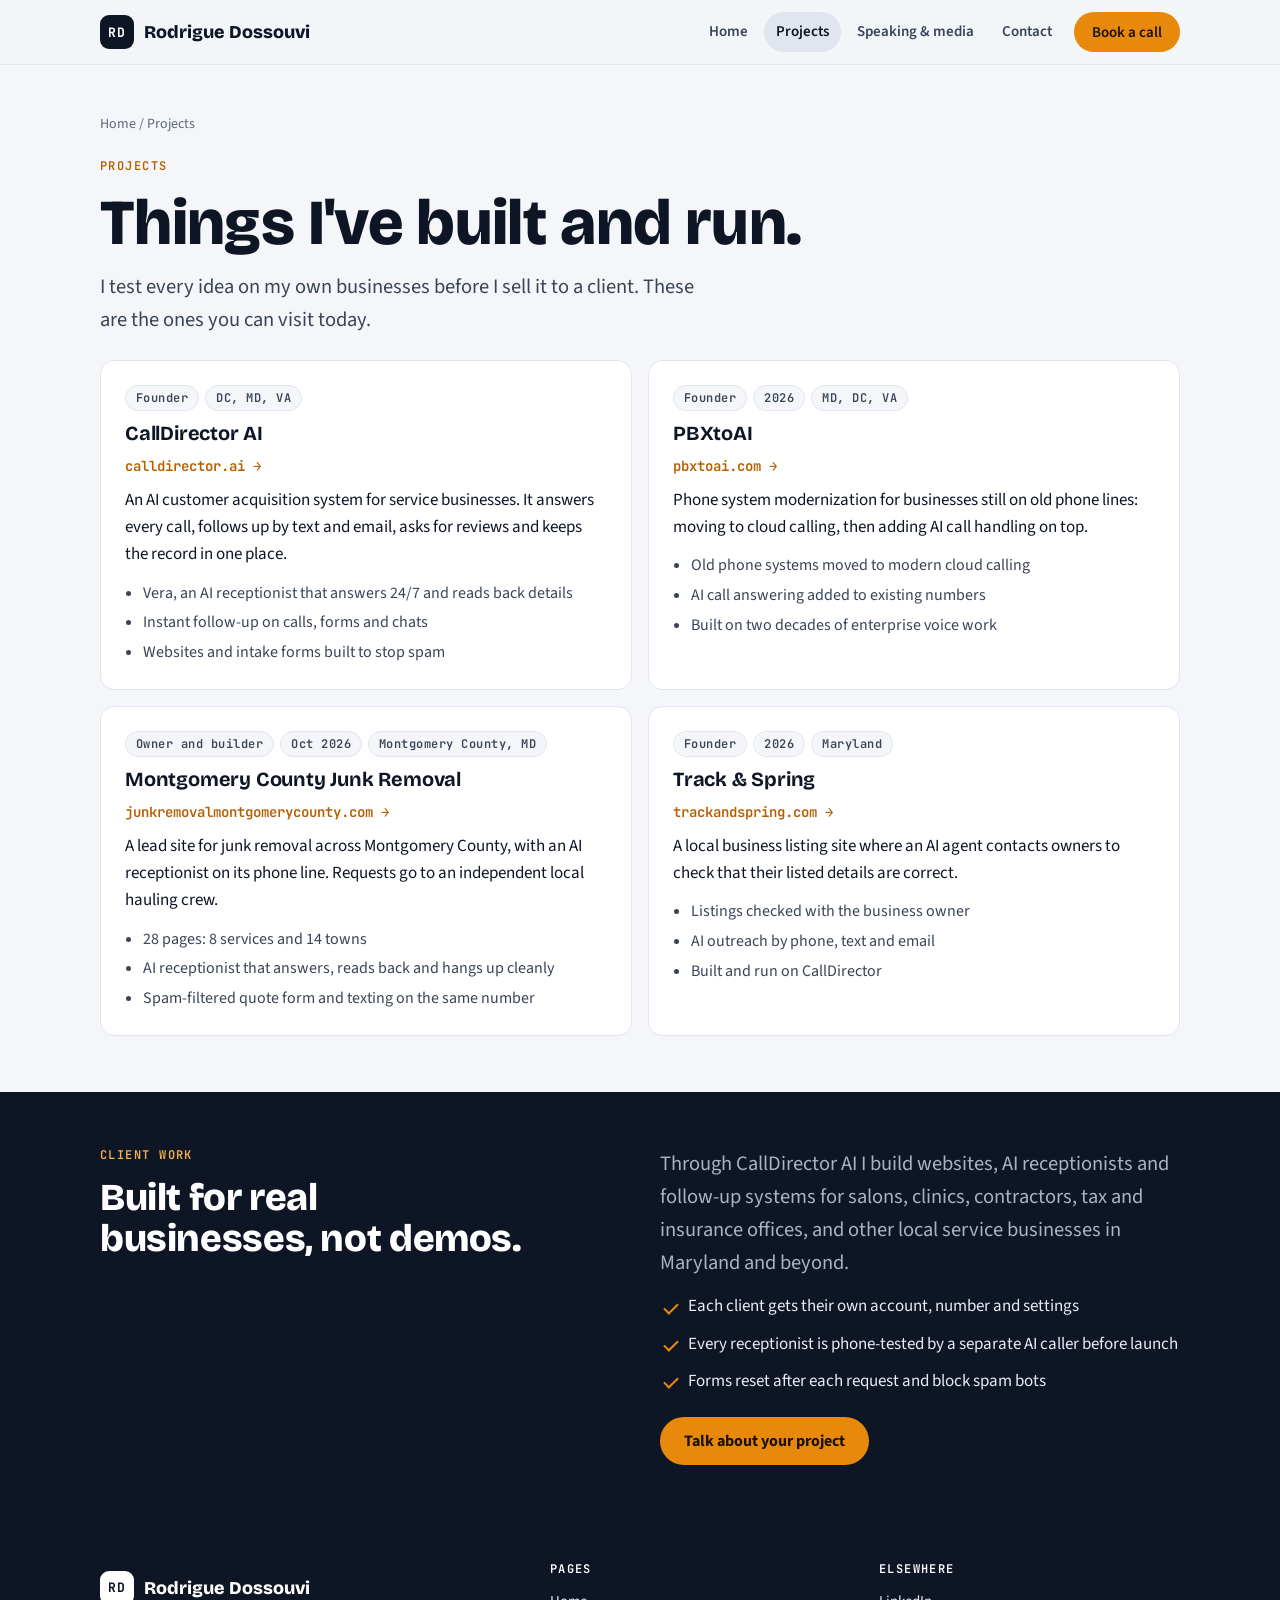
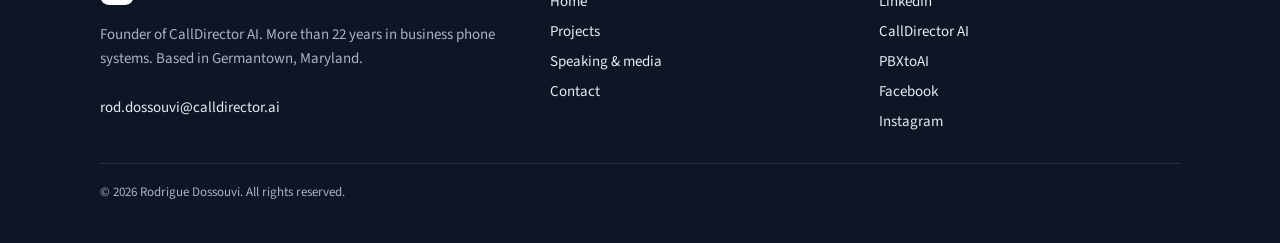
<file: projects/index.html>
<!DOCTYPE html>
<html lang="en"><head>
<meta charset="utf-8"><meta name="viewport" content="width=device-width,initial-scale=1,viewport-fit=cover">
<title>Projects | Rodrigue Dossouvi</title>
<meta name="description" content="Businesses and systems built by Rodrigue Dossouvi: CallDirector AI, PBXtoAI, Montgomery County Junk Removal and Track & Spring.">
<link rel="canonical" href="https://rodriguedossouvi.com/projects/">
<meta property="og:type" content="website"><meta property="og:title" content="Projects | Rodrigue Dossouvi"><meta property="og:description" content="Businesses and systems built by Rodrigue Dossouvi: CallDirector AI, PBXtoAI, Montgomery County Junk Removal and Track & Spring."><meta property="og:url" content="https://rodriguedossouvi.com/projects/">
<meta name="theme-color" content="#0E1525">
<link rel="icon" href="data:image/svg+xml,%3Csvg xmlns='http://www.w3.org/2000/svg' viewBox='0 0 64 64'%3E%3Crect width='64' height='64' rx='14' fill='%230E1525'/%3E%3Ctext x='32' y='41' text-anchor='middle' font-family='monospace' font-weight='700' font-size='24' fill='%23ffffff'%3ERD%3C/text%3E%3Crect x='14' y='48' width='36' height='4' rx='2' fill='%23E8890C'/%3E%3C/svg%3E">
<link rel="preconnect" href="https://fonts.googleapis.com"><link rel="preconnect" href="https://fonts.gstatic.com" crossorigin>
<link href="https://fonts.googleapis.com/css2?family=Bricolage+Grotesque:opsz,wght@12..96,700;12..96,800&family=JetBrains+Mono:wght@500;600&family=Source+Sans+3:wght@400;600;700&display=swap" rel="stylesheet">
<style>
:root{
  /* Layout: open editorial column on cool white, navy bands for proof, amber as the single signal color */
  --bg:#F4F6F9; --card:#FFFFFF; --ink:#0E1525; --ink2:#3A4457; --muted:#5E687A; --line:#E1E6EE;
  --navy:#0E1525; --navy2:#172036; --on-navy:#E8ECF4; --on-navy2:#A9B3C7;
  --acc:#E8890C; --acc-ink:#B45F00; --violet:#6D28D9;
  --display:"Bricolage Grotesque",system-ui,sans-serif; --body:"Source Sans 3",system-ui,sans-serif; --mono:"JetBrains Mono",ui-monospace,monospace;
  --sec:56px; --r:14px;
}
*{box-sizing:border-box}
html{-webkit-text-size-adjust:100%}
body{margin:0;background:var(--bg);color:var(--ink);font:17px/1.6 var(--body);-webkit-font-smoothing:antialiased}
a{color:inherit}
img{max-width:100%;display:block}
.wrap{max-width:1120px;margin:0 auto;padding-left:max(20px,env(safe-area-inset-left,0px));padding-right:max(20px,env(safe-area-inset-right,0px))}
h1,h2,h3{font-family:var(--display);line-height:1.08;margin:0;text-wrap:balance;letter-spacing:-.01em}
h1{font-size:clamp(36px,5.6vw,64px);font-weight:800}
h2{font-size:clamp(26px,3.4vw,38px);font-weight:800}
h3{font-size:20px;font-weight:700}
p{margin:0}
.lead{font-size:clamp(18px,1.6vw,21px);color:var(--ink2);max-width:62ch}
.eyebrow{font:600 12px/1.2 var(--mono);letter-spacing:.12em;text-transform:uppercase;color:var(--acc-ink)}
section{padding-block:var(--sec)}
.stack{display:grid;gap:14px}
.btns{display:flex;gap:12px;flex-wrap:wrap}
.btn{display:inline-flex;align-items:center;gap:8px;min-height:48px;padding:0 22px;border-radius:999px;font:700 16px var(--body);text-decoration:none;border:2px solid transparent;white-space:nowrap;cursor:pointer;transition:transform .15s,background .2s,border-color .2s}
.btn-acc{background:var(--acc);color:#1A1205}
.btn-line{border-color:var(--ink);color:var(--ink);background:transparent}
.btn-ghost{border-color:rgba(255,255,255,.35);color:#fff}
.btn:focus-visible,a:focus-visible,button:focus-visible{outline:3px solid var(--violet);outline-offset:3px}
@media (hover:hover){.btn-acc:hover{background:#F59E0B}.btn-line:hover{background:var(--ink);color:#fff}}
@media (prefers-reduced-motion:no-preference){.btn:active{transform:translateY(1px)}}
/* header */
header.top{position:sticky;top:0;z-index:20;background:rgba(244,246,249,.92);backdrop-filter:saturate(1.4) blur(10px);border-bottom:1px solid var(--line)}
.hrow{display:flex;align-items:center;justify-content:space-between;gap:16px;min-height:64px}
.brand{display:flex;align-items:center;gap:10px;text-decoration:none;font:800 18px var(--display)}
.brand .mono{width:34px;height:34px;border-radius:9px;background:var(--navy);color:#fff;display:grid;place-items:center;font:700 13px var(--mono);letter-spacing:.04em}
nav.main{display:flex;gap:4px;align-items:center}
nav.main a{text-decoration:none;font-weight:600;font-size:15px;padding:8px 12px;border-radius:999px;color:var(--ink2)}
nav.main a[aria-current]{color:var(--ink);background:var(--line)}
nav.main .btn{min-height:40px;padding:0 16px;font-size:15px;margin-left:6px;color:#1A1205}
@media (max-width:760px){nav.main a:not(.btn){display:none}}
.subnav{display:none}
@media (max-width:760px){.subnav{display:flex;gap:6px;overflow-x:auto;padding-bottom:10px}.subnav a{flex:0 0 auto;text-decoration:none;font-weight:600;font-size:14px;padding:6px 12px;border-radius:999px;border:1px solid var(--line);color:var(--ink2)}.subnav a[aria-current]{background:var(--ink);color:#fff;border-color:var(--ink)}}
/* hero */
.hero{padding-block:48px 40px}
.hero-grid{display:grid;grid-template-columns:minmax(0,1.25fr) minmax(0,.75fr);gap:44px;align-items:center}
@media (max-width:880px){.hero-grid{grid-template-columns:1fr;gap:28px}}
.hero h1 em{font-style:normal;color:var(--acc-ink)}
.portrait{position:relative;border-radius:22px;overflow:hidden;background:var(--navy);aspect-ratio:4/5;max-width:380px;width:100%;justify-self:end}
@media (max-width:880px){.portrait{justify-self:start;max-width:300px}}
.portrait img{width:100%;height:100%;object-fit:cover}
.portrait .initials{position:absolute;inset:0;display:grid;place-items:center;color:#fff;font:800 96px var(--display);letter-spacing:-.04em}
.portrait .tag{position:absolute;left:14px;bottom:14px;right:14px;background:rgba(14,21,37,.86);color:#fff;border-radius:12px;padding:10px 14px;font-size:14px;line-height:1.35}
.portrait .tag b{display:block;font-family:var(--display);font-size:16px}
/* call log motif */
.calllog{margin-top:26px;background:var(--card);border:1px solid var(--line);border-radius:var(--r);padding:14px 16px;display:grid;gap:8px;max-width:560px}
.calllog .row{display:grid;grid-template-columns:56px 14px minmax(0,1fr);gap:10px;align-items:center;font-size:15px}
.calllog time{font:500 13px var(--mono);color:var(--muted);font-variant-numeric:tabular-nums}
.calllog .dot{width:10px;height:10px;border-radius:50%;background:var(--line)}
.calllog .dot.miss{background:#DC2626}.calllog .dot.ok{background:#16A34A}.calllog .dot.acc{background:var(--acc)}
.calllog .cap{font:600 11px var(--mono);letter-spacing:.1em;text-transform:uppercase;color:var(--muted)}
/* roles */
.roles{display:grid;grid-template-columns:repeat(3,minmax(0,1fr));gap:16px}
@media (max-width:880px){.roles{grid-template-columns:1fr}}
.role{background:var(--card);border:1px solid var(--line);border-radius:var(--r);padding:22px;display:grid;gap:10px;align-content:start}
.role .k{font:600 12px var(--mono);letter-spacing:.1em;text-transform:uppercase;color:var(--muted)}
.role a{font-weight:700;color:var(--acc-ink);text-decoration:none}
/* navy band */
.band{background:var(--navy);color:var(--on-navy)}
.band .lead{color:var(--on-navy2)}
.band .eyebrow{color:#F5B14C}
.stats{display:grid;grid-template-columns:repeat(4,minmax(0,1fr));gap:1px;background:rgba(255,255,255,.12);border-radius:var(--r);overflow:hidden;margin-top:28px}
@media (max-width:760px){.stats{grid-template-columns:repeat(2,minmax(0,1fr))}}
.stat{background:var(--navy2);padding:20px}
.stat b{display:block;font:800 34px var(--display);color:#fff;font-variant-numeric:tabular-nums}
.stat span{font-size:15px;color:var(--on-navy2)}
.split{display:grid;grid-template-columns:minmax(0,1fr) minmax(0,1fr);gap:40px;align-items:start}
@media (max-width:880px){.split{grid-template-columns:1fr;gap:24px}}
ul.ticks{list-style:none;padding:0;margin:0;display:grid;gap:10px}
ul.ticks li{padding-left:28px;position:relative}
ul.ticks li::before{content:"";position:absolute;left:4px;top:.55em;width:12px;height:6px;border-left:2.5px solid var(--acc);border-bottom:2.5px solid var(--acc);transform:rotate(-45deg)}
/* projects */
.projects{display:grid;grid-template-columns:repeat(2,minmax(0,1fr));gap:16px}
@media (max-width:760px){.projects{grid-template-columns:1fr}}
.proj{background:var(--card);border:1px solid var(--line);border-radius:var(--r);padding:24px;display:grid;gap:12px;align-content:start}
.proj .meta{display:flex;flex-wrap:wrap;gap:6px}
.chip{font:600 12px var(--mono);letter-spacing:.04em;padding:4px 10px;border-radius:999px;background:var(--bg);border:1px solid var(--line);color:var(--ink2)}
.proj .url{font:600 14px var(--mono);color:var(--acc-ink);text-decoration:none;word-break:break-all}
.proj ul{margin:0;padding-left:18px;color:var(--ink2);display:grid;gap:4px;font-size:16px}
/* topics */
.topics{display:grid;grid-template-columns:repeat(2,minmax(0,1fr));gap:16px}
@media (max-width:760px){.topics{grid-template-columns:1fr}}
.topic{border-top:3px solid var(--acc);background:var(--card);border-radius:0 0 var(--r) var(--r);padding:20px 22px;display:grid;gap:8px}
.bio{background:var(--card);border:1px solid var(--line);border-radius:var(--r);padding:20px 22px;display:grid;gap:10px}
.bio .top{display:flex;justify-content:space-between;align-items:center;gap:10px;flex-wrap:wrap}
.copy{font:600 13px var(--body);border:1px solid var(--line);background:var(--bg);border-radius:8px;padding:6px 12px;cursor:pointer;color:var(--ink)}
/* contact */
.contact-card{background:var(--card);border:1px solid var(--line);border-radius:var(--r);padding:26px;display:grid;gap:14px}
#qPanel{display:none}#qPanel.open{display:block}
#qStatus{min-height:1.4em;font-weight:600;color:var(--acc-ink)}
.links{display:flex;gap:10px;flex-wrap:wrap}
.links a{display:inline-flex;align-items:center;gap:8px;text-decoration:none;font-weight:600;padding:8px 14px;border:1px solid var(--line);border-radius:999px;background:var(--card)}
/* footer */
footer{background:var(--navy);color:var(--on-navy2);padding-block:40px;font-size:15px}
footer .fgrid{display:grid;grid-template-columns:minmax(0,1.4fr) minmax(0,1fr) minmax(0,1fr);gap:28px}
@media (max-width:760px){footer .fgrid{grid-template-columns:1fr}}
footer h4{font:600 12px var(--mono);letter-spacing:.12em;text-transform:uppercase;color:#fff;margin:0 0 10px}
footer a{color:var(--on-navy);text-decoration:none;display:inline-block;padding:3px 0}
footer .legal{margin-top:26px;padding-top:18px;border-top:1px solid rgba(255,255,255,.12);font-size:13px}
#rdBubble{position:fixed;right:max(24px,env(safe-area-inset-right,0px));bottom:calc(96px + env(safe-area-inset-bottom,0px));z-index:999998;max-width:240px;background:#fff;border:1px solid var(--line);border-radius:14px;box-shadow:0 10px 30px rgba(14,21,37,.16);padding:12px 34px 12px 14px;font-size:15px;line-height:1.4;color:var(--ink);opacity:0;transform:translateY(8px);transition:opacity .35s,transform .35s}
#rdBubble.show{opacity:1;transform:none}
#rdBubble button{position:absolute;top:4px;right:6px;border:0;background:transparent;font-size:20px;line-height:1;cursor:pointer;color:var(--muted);padding:4px}
@media (prefers-reduced-motion:reduce){#rdBubble{transition:none}}
.crumbs{font-size:14px;color:var(--muted);margin-bottom:10px}.crumbs a{text-decoration:none}
</style>
</head><body>
<header class="top"><div class="wrap">
<div class="hrow">
<a class="brand" href="../" aria-label="Rodrigue Dossouvi home"><span class="mono">RD</span><span>Rodrigue Dossouvi</span></a>
<nav class="main" aria-label="Main"><a href="../">Home</a><a href="../projects/" aria-current=page>Projects</a><a href="../speaking/">Speaking & media</a><a href="../contact/">Contact</a><a class="btn btn-acc" href="https://app.calldirector.ai/book/demo" target="_blank" rel="noopener">Book a call</a></nav>
</div>
<nav class="subnav" aria-label="Pages"><a href="../">Home</a><a href="../projects/" aria-current=page>Projects</a><a href="../speaking/">Speaking & media</a><a href="../contact/">Contact</a></nav>
</div></header>
<main>

<section class="hero" style="padding-bottom:24px"><div class="wrap stack">
<div class="crumbs"><a href="../">Home</a> / Projects</div>
<span class="eyebrow">Projects</span>
<h1>Things I've built and run.</h1>
<p class="lead">I test every idea on my own businesses before I sell it to a client. These are the ones you can visit today.</p>
</div></section>
<section style="padding-top:0"><div class="wrap projects"><article class="proj">
<div class="meta"><span class="chip">Founder</span><span class="chip">DC, MD, VA</span></div>
<h3>CallDirector AI</h3>
<a class="url" href="https://calldirector.ai/" target="_blank" rel="noopener">calldirector.ai &rarr;</a>
<p>An AI customer acquisition system for service businesses. It answers every call, follows up by text and email, asks for reviews and keeps the record in one place.</p>
<ul><li>Vera, an AI receptionist that answers 24/7 and reads back details</li><li>Instant follow-up on calls, forms and chats</li><li>Websites and intake forms built to stop spam</li></ul>
</article><article class="proj">
<div class="meta"><span class="chip">Founder</span><span class="chip">2026</span><span class="chip">MD, DC, VA</span></div>
<h3>PBXtoAI</h3>
<a class="url" href="https://pbxtoai.com/" target="_blank" rel="noopener">pbxtoai.com &rarr;</a>
<p>Phone system modernization for businesses still on old phone lines: moving to cloud calling, then adding AI call handling on top.</p>
<ul><li>Old phone systems moved to modern cloud calling</li><li>AI call answering added to existing numbers</li><li>Built on two decades of enterprise voice work</li></ul>
</article><article class="proj">
<div class="meta"><span class="chip">Owner and builder</span><span class="chip">Oct 2026</span><span class="chip">Montgomery County, MD</span></div>
<h3>Montgomery County Junk Removal</h3>
<a class="url" href="https://junkremovalmontgomerycounty.com/" target="_blank" rel="noopener">junkremovalmontgomerycounty.com &rarr;</a>
<p>A lead site for junk removal across Montgomery County, with an AI receptionist on its phone line. Requests go to an independent local hauling crew.</p>
<ul><li>28 pages: 8 services and 14 towns</li><li>AI receptionist that answers, reads back and hangs up cleanly</li><li>Spam-filtered quote form and texting on the same number</li></ul>
</article><article class="proj">
<div class="meta"><span class="chip">Founder</span><span class="chip">2026</span><span class="chip">Maryland</span></div>
<h3>Track & Spring</h3>
<a class="url" href="https://trackandspring.com/" target="_blank" rel="noopener">trackandspring.com &rarr;</a>
<p>A local business listing site where an AI agent contacts owners to check that their listed details are correct.</p>
<ul><li>Listings checked with the business owner</li><li>AI outreach by phone, text and email</li><li>Built and run on CallDirector</li></ul>
</article></div></section>
<section class="band"><div class="wrap split">
<div class="stack"><span class="eyebrow">Client work</span><h2 style="color:#fff">Built for real businesses, not demos.</h2></div>
<div class="stack">
<p class="lead">Through CallDirector AI I build websites, AI receptionists and follow-up systems for salons, clinics, contractors, tax and insurance offices, and other local service businesses in Maryland and beyond.</p>
<ul class="ticks" style="color:var(--on-navy)">
<li>Each client gets their own account, number and settings</li>
<li>Every receptionist is phone-tested by a separate AI caller before launch</li>
<li>Forms reset after each request and block spam bots</li>
</ul>
<div class="btns" style="margin-top:8px"><a class="btn btn-acc" href="https://app.calldirector.ai/book/demo" target="_blank" rel="noopener">Talk about your project</a></div>
</div>
</div></section>

</main>
<footer><div class="wrap">
<div class="fgrid">
<div class="stack" style="gap:8px">
<a class="brand" href="../" style="color:#fff"><span class="mono" style="background:#fff;color:var(--navy)">RD</span><span>Rodrigue Dossouvi</span></a>
<p>Founder of CallDirector AI. More than 22 years in business phone systems. Based in Germantown, Maryland.</p>
<p><a href="mailto:rod.dossouvi@calldirector.ai">rod.dossouvi@calldirector.ai</a></p>
</div>
<div><h4>Pages</h4><a href="../">Home</a><br><a href="../projects/">Projects</a><br><a href="../speaking/">Speaking & media</a><br><a href="../contact/">Contact</a></div>
<div><h4>Elsewhere</h4><a href="https://www.linkedin.com/in/roddossouvi" target="_blank" rel="noopener">LinkedIn</a><br><a href="https://calldirector.ai/" target="_blank" rel="noopener">CallDirector AI</a><br><a href="https://pbxtoai.com/" target="_blank" rel="noopener">PBXtoAI</a><br><a href="https://facebook.com/CallDirectorAI" target="_blank" rel="noopener">Facebook</a><br><a href="https://instagram.com/calldirectorai" target="_blank" rel="noopener">Instagram</a></div>
</div>
<div class="legal">&copy; 2026 Rodrigue Dossouvi. All rights reserved.</div>
</div></footer>
<div id="rdBubble" role="dialog" aria-label="Chat invitation" hidden><span>Questions about my work or a speaking request? Ask here.</span><button type="button" aria-label="Dismiss">&times;</button></div>
<script>(function(){var b=document.getElementById('rdBubble');if(!b)return;var hide=function(){b.classList.remove('show');setTimeout(function(){b.hidden=true},400)};setTimeout(function(){b.hidden=false;requestAnimationFrame(function(){b.classList.add('show')});setTimeout(hide,15000)},2500);b.querySelector('button').addEventListener('click',hide);})();</script>

<script src="https://app.calldirector.ai/widget.js" data-widget="59778157" async></script>
</body></html>
</file>
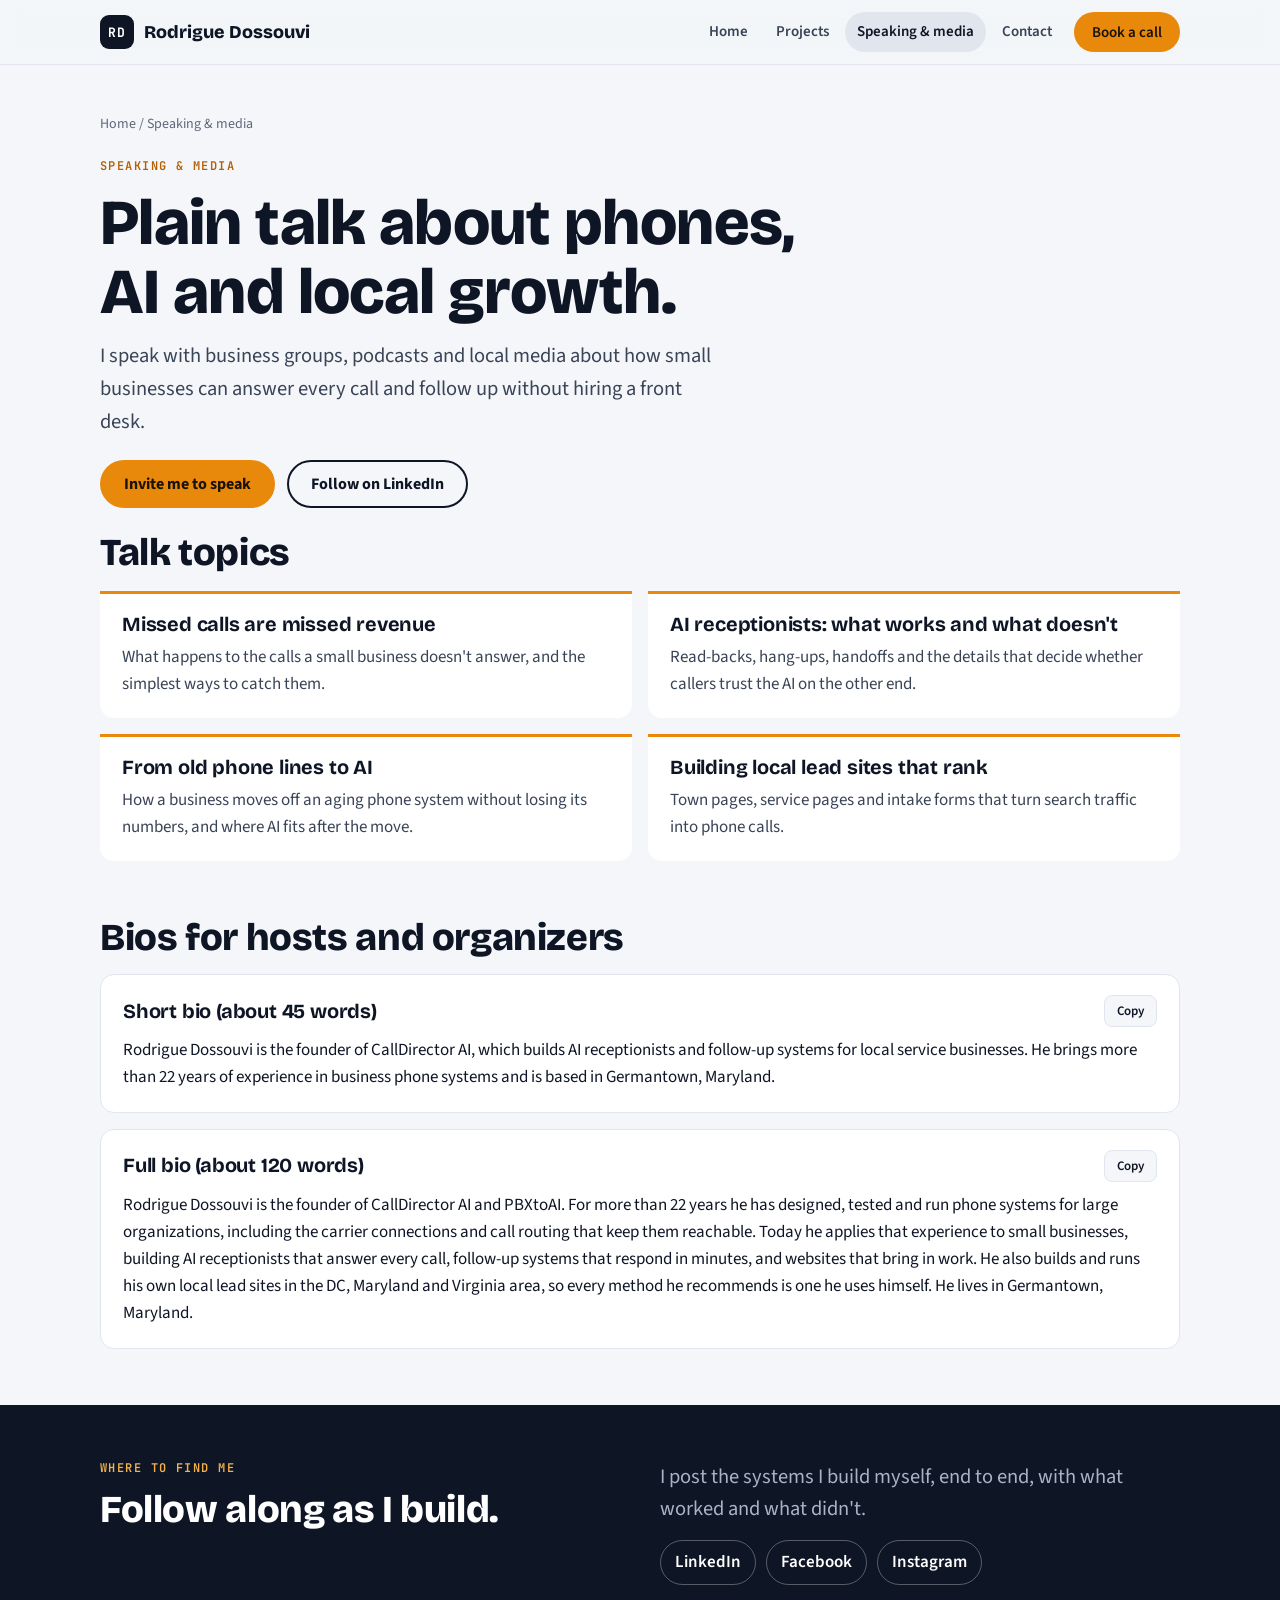
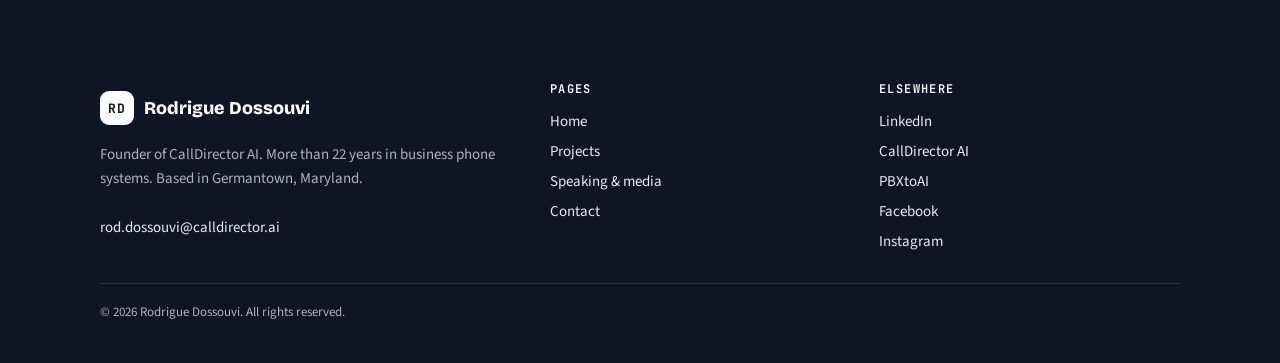
<file: speaking/index.html>
<!DOCTYPE html>
<html lang="en"><head>
<meta charset="utf-8"><meta name="viewport" content="width=device-width,initial-scale=1,viewport-fit=cover">
<title>Speaking & Media | Rodrigue Dossouvi</title>
<meta name="description" content="Talk topics, bios and links for event organizers, podcast hosts and media working with Rodrigue Dossouvi.">
<link rel="canonical" href="https://rodriguedossouvi.com/speaking/">
<meta property="og:type" content="website"><meta property="og:title" content="Speaking & Media | Rodrigue Dossouvi"><meta property="og:description" content="Talk topics, bios and links for event organizers, podcast hosts and media working with Rodrigue Dossouvi."><meta property="og:url" content="https://rodriguedossouvi.com/speaking/">
<meta name="theme-color" content="#0E1525">
<link rel="icon" href="data:image/svg+xml,%3Csvg xmlns='http://www.w3.org/2000/svg' viewBox='0 0 64 64'%3E%3Crect width='64' height='64' rx='14' fill='%230E1525'/%3E%3Ctext x='32' y='41' text-anchor='middle' font-family='monospace' font-weight='700' font-size='24' fill='%23ffffff'%3ERD%3C/text%3E%3Crect x='14' y='48' width='36' height='4' rx='2' fill='%23E8890C'/%3E%3C/svg%3E">
<link rel="preconnect" href="https://fonts.googleapis.com"><link rel="preconnect" href="https://fonts.gstatic.com" crossorigin>
<link href="https://fonts.googleapis.com/css2?family=Bricolage+Grotesque:opsz,wght@12..96,700;12..96,800&family=JetBrains+Mono:wght@500;600&family=Source+Sans+3:wght@400;600;700&display=swap" rel="stylesheet">
<style>
:root{
  /* Layout: open editorial column on cool white, navy bands for proof, amber as the single signal color */
  --bg:#F4F6F9; --card:#FFFFFF; --ink:#0E1525; --ink2:#3A4457; --muted:#5E687A; --line:#E1E6EE;
  --navy:#0E1525; --navy2:#172036; --on-navy:#E8ECF4; --on-navy2:#A9B3C7;
  --acc:#E8890C; --acc-ink:#B45F00; --violet:#6D28D9;
  --display:"Bricolage Grotesque",system-ui,sans-serif; --body:"Source Sans 3",system-ui,sans-serif; --mono:"JetBrains Mono",ui-monospace,monospace;
  --sec:56px; --r:14px;
}
*{box-sizing:border-box}
html{-webkit-text-size-adjust:100%}
body{margin:0;background:var(--bg);color:var(--ink);font:17px/1.6 var(--body);-webkit-font-smoothing:antialiased}
a{color:inherit}
img{max-width:100%;display:block}
.wrap{max-width:1120px;margin:0 auto;padding-left:max(20px,env(safe-area-inset-left,0px));padding-right:max(20px,env(safe-area-inset-right,0px))}
h1,h2,h3{font-family:var(--display);line-height:1.08;margin:0;text-wrap:balance;letter-spacing:-.01em}
h1{font-size:clamp(36px,5.6vw,64px);font-weight:800}
h2{font-size:clamp(26px,3.4vw,38px);font-weight:800}
h3{font-size:20px;font-weight:700}
p{margin:0}
.lead{font-size:clamp(18px,1.6vw,21px);color:var(--ink2);max-width:62ch}
.eyebrow{font:600 12px/1.2 var(--mono);letter-spacing:.12em;text-transform:uppercase;color:var(--acc-ink)}
section{padding-block:var(--sec)}
.stack{display:grid;gap:14px}
.btns{display:flex;gap:12px;flex-wrap:wrap}
.btn{display:inline-flex;align-items:center;gap:8px;min-height:48px;padding:0 22px;border-radius:999px;font:700 16px var(--body);text-decoration:none;border:2px solid transparent;white-space:nowrap;cursor:pointer;transition:transform .15s,background .2s,border-color .2s}
.btn-acc{background:var(--acc);color:#1A1205}
.btn-line{border-color:var(--ink);color:var(--ink);background:transparent}
.btn-ghost{border-color:rgba(255,255,255,.35);color:#fff}
.btn:focus-visible,a:focus-visible,button:focus-visible{outline:3px solid var(--violet);outline-offset:3px}
@media (hover:hover){.btn-acc:hover{background:#F59E0B}.btn-line:hover{background:var(--ink);color:#fff}}
@media (prefers-reduced-motion:no-preference){.btn:active{transform:translateY(1px)}}
/* header */
header.top{position:sticky;top:0;z-index:20;background:rgba(244,246,249,.92);backdrop-filter:saturate(1.4) blur(10px);border-bottom:1px solid var(--line)}
.hrow{display:flex;align-items:center;justify-content:space-between;gap:16px;min-height:64px}
.brand{display:flex;align-items:center;gap:10px;text-decoration:none;font:800 18px var(--display)}
.brand .mono{width:34px;height:34px;border-radius:9px;background:var(--navy);color:#fff;display:grid;place-items:center;font:700 13px var(--mono);letter-spacing:.04em}
nav.main{display:flex;gap:4px;align-items:center}
nav.main a{text-decoration:none;font-weight:600;font-size:15px;padding:8px 12px;border-radius:999px;color:var(--ink2)}
nav.main a[aria-current]{color:var(--ink);background:var(--line)}
nav.main .btn{min-height:40px;padding:0 16px;font-size:15px;margin-left:6px;color:#1A1205}
@media (max-width:760px){nav.main a:not(.btn){display:none}}
.subnav{display:none}
@media (max-width:760px){.subnav{display:flex;gap:6px;overflow-x:auto;padding-bottom:10px}.subnav a{flex:0 0 auto;text-decoration:none;font-weight:600;font-size:14px;padding:6px 12px;border-radius:999px;border:1px solid var(--line);color:var(--ink2)}.subnav a[aria-current]{background:var(--ink);color:#fff;border-color:var(--ink)}}
/* hero */
.hero{padding-block:48px 40px}
.hero-grid{display:grid;grid-template-columns:minmax(0,1.25fr) minmax(0,.75fr);gap:44px;align-items:center}
@media (max-width:880px){.hero-grid{grid-template-columns:1fr;gap:28px}}
.hero h1 em{font-style:normal;color:var(--acc-ink)}
.portrait{position:relative;border-radius:22px;overflow:hidden;background:var(--navy);aspect-ratio:4/5;max-width:380px;width:100%;justify-self:end}
@media (max-width:880px){.portrait{justify-self:start;max-width:300px}}
.portrait img{width:100%;height:100%;object-fit:cover}
.portrait .initials{position:absolute;inset:0;display:grid;place-items:center;color:#fff;font:800 96px var(--display);letter-spacing:-.04em}
.portrait .tag{position:absolute;left:14px;bottom:14px;right:14px;background:rgba(14,21,37,.86);color:#fff;border-radius:12px;padding:10px 14px;font-size:14px;line-height:1.35}
.portrait .tag b{display:block;font-family:var(--display);font-size:16px}
/* call log motif */
.calllog{margin-top:26px;background:var(--card);border:1px solid var(--line);border-radius:var(--r);padding:14px 16px;display:grid;gap:8px;max-width:560px}
.calllog .row{display:grid;grid-template-columns:56px 14px minmax(0,1fr);gap:10px;align-items:center;font-size:15px}
.calllog time{font:500 13px var(--mono);color:var(--muted);font-variant-numeric:tabular-nums}
.calllog .dot{width:10px;height:10px;border-radius:50%;background:var(--line)}
.calllog .dot.miss{background:#DC2626}.calllog .dot.ok{background:#16A34A}.calllog .dot.acc{background:var(--acc)}
.calllog .cap{font:600 11px var(--mono);letter-spacing:.1em;text-transform:uppercase;color:var(--muted)}
/* roles */
.roles{display:grid;grid-template-columns:repeat(3,minmax(0,1fr));gap:16px}
@media (max-width:880px){.roles{grid-template-columns:1fr}}
.role{background:var(--card);border:1px solid var(--line);border-radius:var(--r);padding:22px;display:grid;gap:10px;align-content:start}
.role .k{font:600 12px var(--mono);letter-spacing:.1em;text-transform:uppercase;color:var(--muted)}
.role a{font-weight:700;color:var(--acc-ink);text-decoration:none}
/* navy band */
.band{background:var(--navy);color:var(--on-navy)}
.band .lead{color:var(--on-navy2)}
.band .eyebrow{color:#F5B14C}
.stats{display:grid;grid-template-columns:repeat(4,minmax(0,1fr));gap:1px;background:rgba(255,255,255,.12);border-radius:var(--r);overflow:hidden;margin-top:28px}
@media (max-width:760px){.stats{grid-template-columns:repeat(2,minmax(0,1fr))}}
.stat{background:var(--navy2);padding:20px}
.stat b{display:block;font:800 34px var(--display);color:#fff;font-variant-numeric:tabular-nums}
.stat span{font-size:15px;color:var(--on-navy2)}
.split{display:grid;grid-template-columns:minmax(0,1fr) minmax(0,1fr);gap:40px;align-items:start}
@media (max-width:880px){.split{grid-template-columns:1fr;gap:24px}}
ul.ticks{list-style:none;padding:0;margin:0;display:grid;gap:10px}
ul.ticks li{padding-left:28px;position:relative}
ul.ticks li::before{content:"";position:absolute;left:4px;top:.55em;width:12px;height:6px;border-left:2.5px solid var(--acc);border-bottom:2.5px solid var(--acc);transform:rotate(-45deg)}
/* projects */
.projects{display:grid;grid-template-columns:repeat(2,minmax(0,1fr));gap:16px}
@media (max-width:760px){.projects{grid-template-columns:1fr}}
.proj{background:var(--card);border:1px solid var(--line);border-radius:var(--r);padding:24px;display:grid;gap:12px;align-content:start}
.proj .meta{display:flex;flex-wrap:wrap;gap:6px}
.chip{font:600 12px var(--mono);letter-spacing:.04em;padding:4px 10px;border-radius:999px;background:var(--bg);border:1px solid var(--line);color:var(--ink2)}
.proj .url{font:600 14px var(--mono);color:var(--acc-ink);text-decoration:none;word-break:break-all}
.proj ul{margin:0;padding-left:18px;color:var(--ink2);display:grid;gap:4px;font-size:16px}
/* topics */
.topics{display:grid;grid-template-columns:repeat(2,minmax(0,1fr));gap:16px}
@media (max-width:760px){.topics{grid-template-columns:1fr}}
.topic{border-top:3px solid var(--acc);background:var(--card);border-radius:0 0 var(--r) var(--r);padding:20px 22px;display:grid;gap:8px}
.bio{background:var(--card);border:1px solid var(--line);border-radius:var(--r);padding:20px 22px;display:grid;gap:10px}
.bio .top{display:flex;justify-content:space-between;align-items:center;gap:10px;flex-wrap:wrap}
.copy{font:600 13px var(--body);border:1px solid var(--line);background:var(--bg);border-radius:8px;padding:6px 12px;cursor:pointer;color:var(--ink)}
/* contact */
.contact-card{background:var(--card);border:1px solid var(--line);border-radius:var(--r);padding:26px;display:grid;gap:14px}
#qPanel{display:none}#qPanel.open{display:block}
#qStatus{min-height:1.4em;font-weight:600;color:var(--acc-ink)}
.links{display:flex;gap:10px;flex-wrap:wrap}
.links a{display:inline-flex;align-items:center;gap:8px;text-decoration:none;font-weight:600;padding:8px 14px;border:1px solid var(--line);border-radius:999px;background:var(--card)}
/* footer */
footer{background:var(--navy);color:var(--on-navy2);padding-block:40px;font-size:15px}
footer .fgrid{display:grid;grid-template-columns:minmax(0,1.4fr) minmax(0,1fr) minmax(0,1fr);gap:28px}
@media (max-width:760px){footer .fgrid{grid-template-columns:1fr}}
footer h4{font:600 12px var(--mono);letter-spacing:.12em;text-transform:uppercase;color:#fff;margin:0 0 10px}
footer a{color:var(--on-navy);text-decoration:none;display:inline-block;padding:3px 0}
footer .legal{margin-top:26px;padding-top:18px;border-top:1px solid rgba(255,255,255,.12);font-size:13px}
#rdBubble{position:fixed;right:max(24px,env(safe-area-inset-right,0px));bottom:calc(96px + env(safe-area-inset-bottom,0px));z-index:999998;max-width:240px;background:#fff;border:1px solid var(--line);border-radius:14px;box-shadow:0 10px 30px rgba(14,21,37,.16);padding:12px 34px 12px 14px;font-size:15px;line-height:1.4;color:var(--ink);opacity:0;transform:translateY(8px);transition:opacity .35s,transform .35s}
#rdBubble.show{opacity:1;transform:none}
#rdBubble button{position:absolute;top:4px;right:6px;border:0;background:transparent;font-size:20px;line-height:1;cursor:pointer;color:var(--muted);padding:4px}
@media (prefers-reduced-motion:reduce){#rdBubble{transition:none}}
.crumbs{font-size:14px;color:var(--muted);margin-bottom:10px}.crumbs a{text-decoration:none}
</style>
</head><body>
<header class="top"><div class="wrap">
<div class="hrow">
<a class="brand" href="../" aria-label="Rodrigue Dossouvi home"><span class="mono">RD</span><span>Rodrigue Dossouvi</span></a>
<nav class="main" aria-label="Main"><a href="../">Home</a><a href="../projects/">Projects</a><a href="../speaking/" aria-current=page>Speaking & media</a><a href="../contact/">Contact</a><a class="btn btn-acc" href="https://app.calldirector.ai/book/demo" target="_blank" rel="noopener">Book a call</a></nav>
</div>
<nav class="subnav" aria-label="Pages"><a href="../">Home</a><a href="../projects/">Projects</a><a href="../speaking/" aria-current=page>Speaking & media</a><a href="../contact/">Contact</a></nav>
</div></header>
<main>

<section class="hero" style="padding-bottom:24px"><div class="wrap stack">
<div class="crumbs"><a href="../">Home</a> / Speaking &amp; media</div>
<span class="eyebrow">Speaking &amp; media</span>
<h1>Plain talk about phones, AI and local growth.</h1>
<p class="lead">I speak with business groups, podcasts and local media about how small businesses can answer every call and follow up without hiring a front desk.</p>
<div class="btns" style="margin-top:8px"><a class="btn btn-acc" href="../contact/">Invite me to speak</a><a class="btn btn-line" href="https://www.linkedin.com/in/roddossouvi" target="_blank" rel="noopener">Follow on LinkedIn</a></div>
</div></section>
<section style="padding-top:0"><div class="wrap stack" style="gap:18px">
<h2>Talk topics</h2>
<div class="topics"><div class="topic"><h3>Missed calls are missed revenue</h3><p style="color:var(--ink2)">What happens to the calls a small business doesn't answer, and the simplest ways to catch them.</p></div><div class="topic"><h3>AI receptionists: what works and what doesn't</h3><p style="color:var(--ink2)">Read-backs, hang-ups, handoffs and the details that decide whether callers trust the AI on the other end.</p></div><div class="topic"><h3>From old phone lines to AI</h3><p style="color:var(--ink2)">How a business moves off an aging phone system without losing its numbers, and where AI fits after the move.</p></div><div class="topic"><h3>Building local lead sites that rank</h3><p style="color:var(--ink2)">Town pages, service pages and intake forms that turn search traffic into phone calls.</p></div></div>
</div></section>
<section style="padding-top:0"><div class="wrap stack" style="gap:16px">
<h2>Bios for hosts and organizers</h2>
<div class="bio"><div class="top"><h3>Short bio (about 45 words)</h3><button class="copy" type="button" data-copy="bioShort">Copy</button></div><p id="bioShort">Rodrigue Dossouvi is the founder of CallDirector AI, which builds AI receptionists and follow-up systems for local service businesses. He brings more than 22 years of experience in business phone systems and is based in Germantown, Maryland.</p></div>
<div class="bio"><div class="top"><h3>Full bio (about 120 words)</h3><button class="copy" type="button" data-copy="bioLong">Copy</button></div><p id="bioLong">Rodrigue Dossouvi is the founder of CallDirector AI and PBXtoAI. For more than 22 years he has designed, tested and run phone systems for large organizations, including the carrier connections and call routing that keep them reachable. Today he applies that experience to small businesses, building AI receptionists that answer every call, follow-up systems that respond in minutes, and websites that bring in work. He also builds and runs his own local lead sites in the DC, Maryland and Virginia area, so every method he recommends is one he uses himself. He lives in Germantown, Maryland.</p></div>
</div></section>
<section class="band"><div class="wrap split">
<div class="stack"><span class="eyebrow">Where to find me</span><h2 style="color:#fff">Follow along as I build.</h2></div>
<div class="stack">
<p class="lead">I post the systems I build myself, end to end, with what worked and what didn't.</p>
<div class="links"><a href="https://www.linkedin.com/in/roddossouvi" target="_blank" rel="noopener" style="background:transparent;color:#fff;border-color:rgba(255,255,255,.3)">LinkedIn</a><a href="https://facebook.com/CallDirectorAI" target="_blank" rel="noopener" style="background:transparent;color:#fff;border-color:rgba(255,255,255,.3)">Facebook</a><a href="https://instagram.com/calldirectorai" target="_blank" rel="noopener" style="background:transparent;color:#fff;border-color:rgba(255,255,255,.3)">Instagram</a></div>
</div>
</div></section>

</main>
<footer><div class="wrap">
<div class="fgrid">
<div class="stack" style="gap:8px">
<a class="brand" href="../" style="color:#fff"><span class="mono" style="background:#fff;color:var(--navy)">RD</span><span>Rodrigue Dossouvi</span></a>
<p>Founder of CallDirector AI. More than 22 years in business phone systems. Based in Germantown, Maryland.</p>
<p><a href="mailto:rod.dossouvi@calldirector.ai">rod.dossouvi@calldirector.ai</a></p>
</div>
<div><h4>Pages</h4><a href="../">Home</a><br><a href="../projects/">Projects</a><br><a href="../speaking/">Speaking & media</a><br><a href="../contact/">Contact</a></div>
<div><h4>Elsewhere</h4><a href="https://www.linkedin.com/in/roddossouvi" target="_blank" rel="noopener">LinkedIn</a><br><a href="https://calldirector.ai/" target="_blank" rel="noopener">CallDirector AI</a><br><a href="https://pbxtoai.com/" target="_blank" rel="noopener">PBXtoAI</a><br><a href="https://facebook.com/CallDirectorAI" target="_blank" rel="noopener">Facebook</a><br><a href="https://instagram.com/calldirectorai" target="_blank" rel="noopener">Instagram</a></div>
</div>
<div class="legal">&copy; 2026 Rodrigue Dossouvi. All rights reserved.</div>
</div></footer>
<div id="rdBubble" role="dialog" aria-label="Chat invitation" hidden><span>Questions about my work or a speaking request? Ask here.</span><button type="button" aria-label="Dismiss">&times;</button></div>
<script>(function(){var b=document.getElementById('rdBubble');if(!b)return;var hide=function(){b.classList.remove('show');setTimeout(function(){b.hidden=true},400)};setTimeout(function(){b.hidden=false;requestAnimationFrame(function(){b.classList.add('show')});setTimeout(hide,15000)},2500);b.querySelector('button').addEventListener('click',hide);})();</script>
<script>
document.addEventListener('click',function(e){var b=e.target.closest('button.copy');if(!b)return;var el=document.getElementById(b.dataset.copy);if(!el)return;
var done=function(){var o=b.textContent;b.textContent='Copied';setTimeout(function(){b.textContent=o},1500)};
var sel=function(){var r=document.createRange();r.selectNodeContents(el);var s=getSelection();s.removeAllRanges();s.addRange(r);b.textContent='Selected';setTimeout(function(){b.textContent='Copy'},1500)};
try{navigator.clipboard.writeText(el.textContent).then(done,sel)}catch(_){sel()}});
</script>
<script src="https://app.calldirector.ai/widget.js" data-widget="59778157" async></script>
</body></html>
</file>
